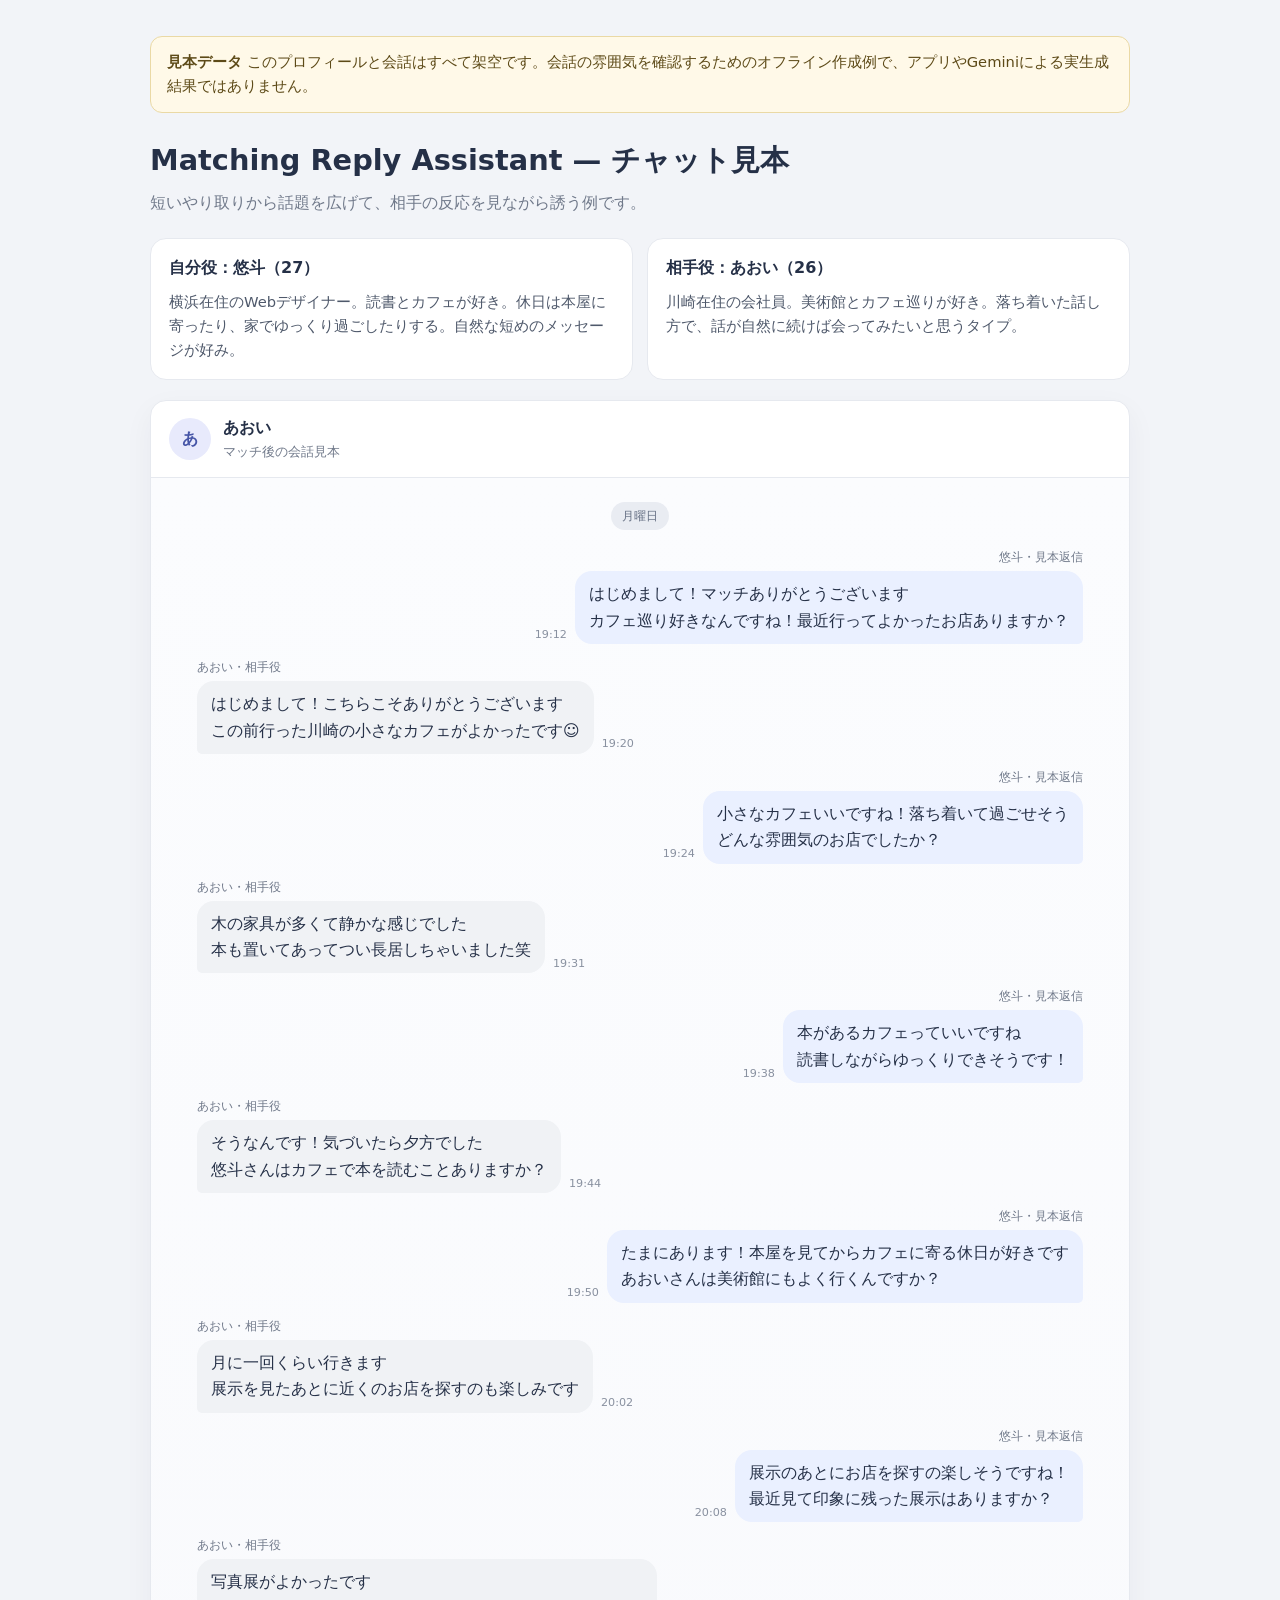
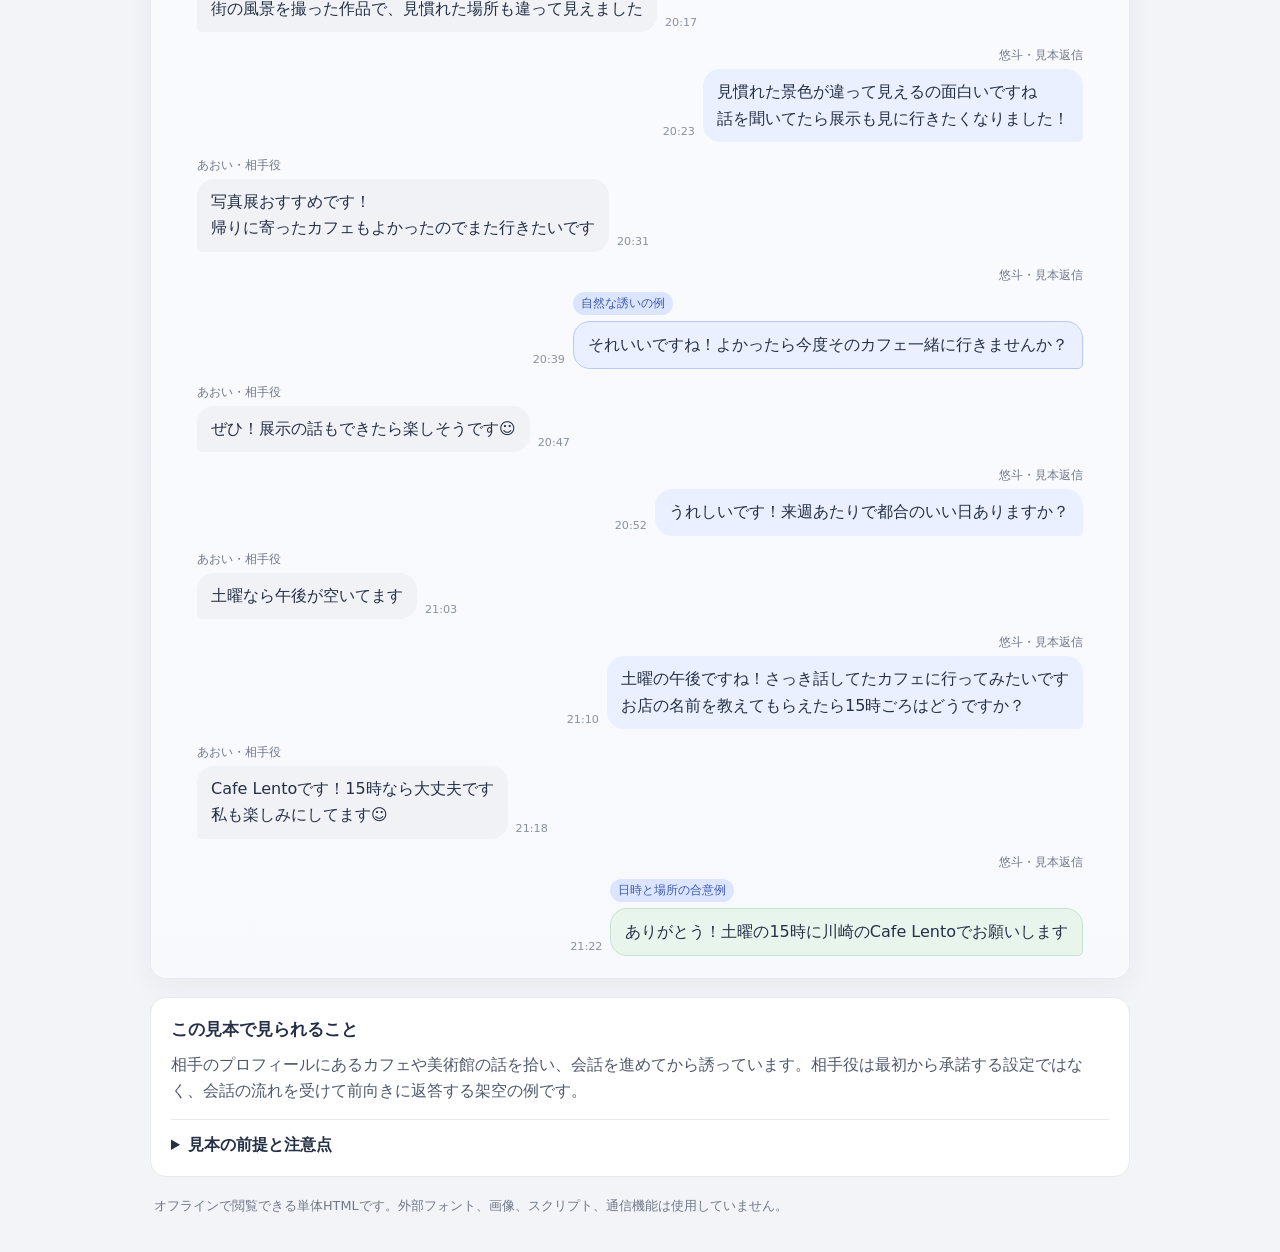
<file: docs/verification/simulations/chat_preview_20261016.html>
<!doctype html>
<html lang="ja">
<head>
  <meta charset="utf-8">
  <meta name="viewport" content="width=device-width, initial-scale=1">
  <meta name="color-scheme" content="light">
  <title>Matching Reply Assistant — チャット見本</title>
  <style>
    :root {
      color-scheme: light;
      --ink: #253047;
      --muted: #70798a;
      --line: #e6e9ef;
      --paper: #fff;
      --canvas: #f2f4f8;
      --blue: #5576d8;
      --blue-soft: #eaf0ff;
      --gray-soft: #f0f2f5;
      --green: #e8f5ec;
    }
    * { box-sizing: border-box; }
    body {
      margin: 0;
      background: var(--canvas);
      color: var(--ink);
      font-family: system-ui, -apple-system, "Segoe UI", sans-serif;
      line-height: 1.65;
    }
    .page { width: min(980px, calc(100% - 32px)); margin: 36px auto; }
    .notice {
      padding: 13px 16px;
      border: 1px solid #ead9a5;
      border-radius: 12px;
      background: #fff9e8;
      color: #5d4a17;
      font-size: .92rem;
    }
    h1 { margin: 24px 0 6px; font-size: clamp(1.35rem, 3vw, 1.8rem); }
    .subtitle { margin: 0 0 22px; color: var(--muted); }
    .profiles { display: grid; grid-template-columns: repeat(2, minmax(0, 1fr)); gap: 14px; margin-bottom: 20px; }
    .profile, .chat-card, .result { border: 1px solid var(--line); border-radius: 16px; background: var(--paper); }
    .profile { padding: 16px 18px; }
    .profile h2 { margin: 0 0 8px; font-size: 1rem; }
    .profile p { margin: 0; color: #4f596b; font-size: .92rem; }
    .chat-card { overflow: hidden; box-shadow: 0 10px 30px #24324a0c; }
    .chat-head { display: flex; align-items: center; gap: 12px; padding: 14px 18px; border-bottom: 1px solid var(--line); }
    .avatar { display: grid; width: 42px; height: 42px; place-items: center; flex: 0 0 auto; border-radius: 50%; background: #e8eafc; color: #4655a7; font-weight: 700; }
    .head-name { font-weight: 700; }
    .head-meta { color: var(--muted); font-size: .82rem; }
    .chat { display: flex; flex-direction: column; gap: 14px; padding: 22px clamp(14px, 5vw, 46px); background: linear-gradient(#fbfcfe, #f8f9fc); }
    .day { align-self: center; margin: 2px 0 4px; padding: 4px 11px; border-radius: 999px; background: #e9ecf2; color: #667084; font-size: .78rem; }
    .message { display: flex; max-width: 82%; gap: 8px; align-items: flex-end; }
    .message.partner { align-self: flex-start; }
    .message.me { align-self: flex-end; flex-direction: row-reverse; }
    .bubble { padding: 10px 14px; border-radius: 17px; white-space: pre-line; overflow-wrap: anywhere; }
    .partner .bubble { background: var(--gray-soft); border-bottom-left-radius: 5px; }
    .me .bubble { background: var(--blue-soft); border-bottom-right-radius: 5px; }
    .message.invite .bubble { border: 1px solid #b8c8ff; }
    .message.agreement .bubble { background: var(--green); border: 1px solid #c5e3ce; }
    .who { margin: 0 0 4px; color: var(--muted); font-size: .72rem; }
    .me .who { text-align: right; }
    .time { color: #8991a0; font-size: .7rem; white-space: nowrap; }
    .tag { display: inline-block; margin: 0 0 6px; padding: 2px 8px; border-radius: 999px; background: #dce5ff; color: #3c59b2; font-size: .72rem; }
    .result { margin-top: 18px; padding: 18px 20px; }
    .result h2 { margin: 0 0 8px; font-size: 1.05rem; }
    .result p { margin: 0; color: #4f596b; }
    details { margin-top: 14px; border-top: 1px solid var(--line); padding-top: 12px; }
    summary { cursor: pointer; font-weight: 650; }
    details p { margin-top: 8px; }
    footer { padding: 18px 4px 0; color: var(--muted); font-size: .8rem; }
    @media (max-width: 640px) {
      .page { width: min(100% - 20px, 980px); margin: 18px auto; }
      .profiles { grid-template-columns: 1fr; }
      .message { max-width: 92%; }
      .chat { padding: 16px 12px; }
      .time { font-size: .65rem; }
    }
  </style>
</head>
<body>
  <main class="page">
    <div class="notice"><strong>見本データ</strong> このプロフィールと会話はすべて架空です。会話の雰囲気を確認するためのオフライン作成例で、アプリやGeminiによる実生成結果ではありません。</div>
    <h1>Matching Reply Assistant — チャット見本</h1>
    <p class="subtitle">短いやり取りから話題を広げて、相手の反応を見ながら誘う例です。</p>

    <section class="profiles" aria-label="架空プロフィール">
      <article class="profile">
        <h2>自分役：悠斗（27）</h2>
        <p>横浜在住のWebデザイナー。読書とカフェが好き。休日は本屋に寄ったり、家でゆっくり過ごしたりする。自然な短めのメッセージが好み。</p>
      </article>
      <article class="profile">
        <h2>相手役：あおい（26）</h2>
        <p>川崎在住の会社員。美術館とカフェ巡りが好き。落ち着いた話し方で、話が自然に続けば会ってみたいと思うタイプ。</p>
      </article>
    </section>

    <section class="chat-card" aria-label="架空のチャット">
      <header class="chat-head">
        <div class="avatar" aria-hidden="true">あ</div>
        <div><div class="head-name">あおい</div><div class="head-meta">マッチ後の会話見本</div></div>
      </header>
      <div class="chat">
        <div class="day">月曜日</div>

        <div class="message me"><div><div class="who">悠斗・見本返信</div><div class="bubble">はじめまして！マッチありがとうございます
カフェ巡り好きなんですね！最近行ってよかったお店ありますか？</div></div><time class="time">19:12</time></div>

        <div class="message partner"><div><div class="who">あおい・相手役</div><div class="bubble">はじめまして！こちらこそありがとうございます
この前行った川崎の小さなカフェがよかったです☺️</div></div><time class="time">19:20</time></div>

        <div class="message me"><div><div class="who">悠斗・見本返信</div><div class="bubble">小さなカフェいいですね！落ち着いて過ごせそう
どんな雰囲気のお店でしたか？</div></div><time class="time">19:24</time></div>

        <div class="message partner"><div><div class="who">あおい・相手役</div><div class="bubble">木の家具が多くて静かな感じでした
本も置いてあってつい長居しちゃいました笑</div></div><time class="time">19:31</time></div>

        <div class="message me"><div><div class="who">悠斗・見本返信</div><div class="bubble">本があるカフェっていいですね
読書しながらゆっくりできそうです！</div></div><time class="time">19:38</time></div>

        <div class="message partner"><div><div class="who">あおい・相手役</div><div class="bubble">そうなんです！気づいたら夕方でした
悠斗さんはカフェで本を読むことありますか？</div></div><time class="time">19:44</time></div>

        <div class="message me"><div><div class="who">悠斗・見本返信</div><div class="bubble">たまにあります！本屋を見てからカフェに寄る休日が好きです
あおいさんは美術館にもよく行くんですか？</div></div><time class="time">19:50</time></div>

        <div class="message partner"><div><div class="who">あおい・相手役</div><div class="bubble">月に一回くらい行きます
展示を見たあとに近くのお店を探すのも楽しみです</div></div><time class="time">20:02</time></div>

        <div class="message me"><div><div class="who">悠斗・見本返信</div><div class="bubble">展示のあとにお店を探すの楽しそうですね！
最近見て印象に残った展示はありますか？</div></div><time class="time">20:08</time></div>

        <div class="message partner"><div><div class="who">あおい・相手役</div><div class="bubble">写真展がよかったです
街の風景を撮った作品で、見慣れた場所も違って見えました</div></div><time class="time">20:17</time></div>

        <div class="message me"><div><div class="who">悠斗・見本返信</div><div class="bubble">見慣れた景色が違って見えるの面白いですね
話を聞いてたら展示も見に行きたくなりました！</div></div><time class="time">20:23</time></div>

        <div class="message partner"><div><div class="who">あおい・相手役</div><div class="bubble">写真展おすすめです！
帰りに寄ったカフェもよかったのでまた行きたいです</div></div><time class="time">20:31</time></div>

        <div class="message me invite"><div><div class="who">悠斗・見本返信</div><div class="tag">自然な誘いの例</div><div class="bubble">それいいですね！よかったら今度そのカフェ一緒に行きませんか？</div></div><time class="time">20:39</time></div>

        <div class="message partner"><div><div class="who">あおい・相手役</div><div class="bubble">ぜひ！展示の話もできたら楽しそうです☺️</div></div><time class="time">20:47</time></div>

        <div class="message me"><div><div class="who">悠斗・見本返信</div><div class="bubble">うれしいです！来週あたりで都合のいい日ありますか？</div></div><time class="time">20:52</time></div>

        <div class="message partner"><div><div class="who">あおい・相手役</div><div class="bubble">土曜なら午後が空いてます</div></div><time class="time">21:03</time></div>

        <div class="message me"><div><div class="who">悠斗・見本返信</div><div class="bubble">土曜の午後ですね！さっき話してたカフェに行ってみたいです
お店の名前を教えてもらえたら15時ごろはどうですか？</div></div><time class="time">21:10</time></div>

        <div class="message partner"><div><div class="who">あおい・相手役</div><div class="bubble">Cafe Lentoです！15時なら大丈夫です
私も楽しみにしてます☺️</div></div><time class="time">21:18</time></div>

        <div class="message me agreement"><div><div class="who">悠斗・見本返信</div><div class="tag">日時と場所の合意例</div><div class="bubble">ありがとう！土曜の15時に川崎のCafe Lentoでお願いします</div></div><time class="time">21:22</time></div>
      </div>
    </section>

    <section class="result">
      <h2>この見本で見られること</h2>
      <p>相手のプロフィールにあるカフェや美術館の話を拾い、会話を進めてから誘っています。相手役は最初から承諾する設定ではなく、会話の流れを受けて前向きに返答する架空の例です。</p>
      <details>
        <summary>見本の前提と注意点</summary>
        <p>この会話は読みやすさを確認するために作成したサンプルです。実際のGemini API応答、アプリの保存履歴、実在する約束を示すものではありません。返信候補の品質や会話の成立を検証する結果として扱わないでください。</p>
      </details>
    </section>
    <footer>オフラインで閲覧できる単体HTMLです。外部フォント、画像、スクリプト、通信機能は使用していません。</footer>
  </main>
</body>
</html>
</file>
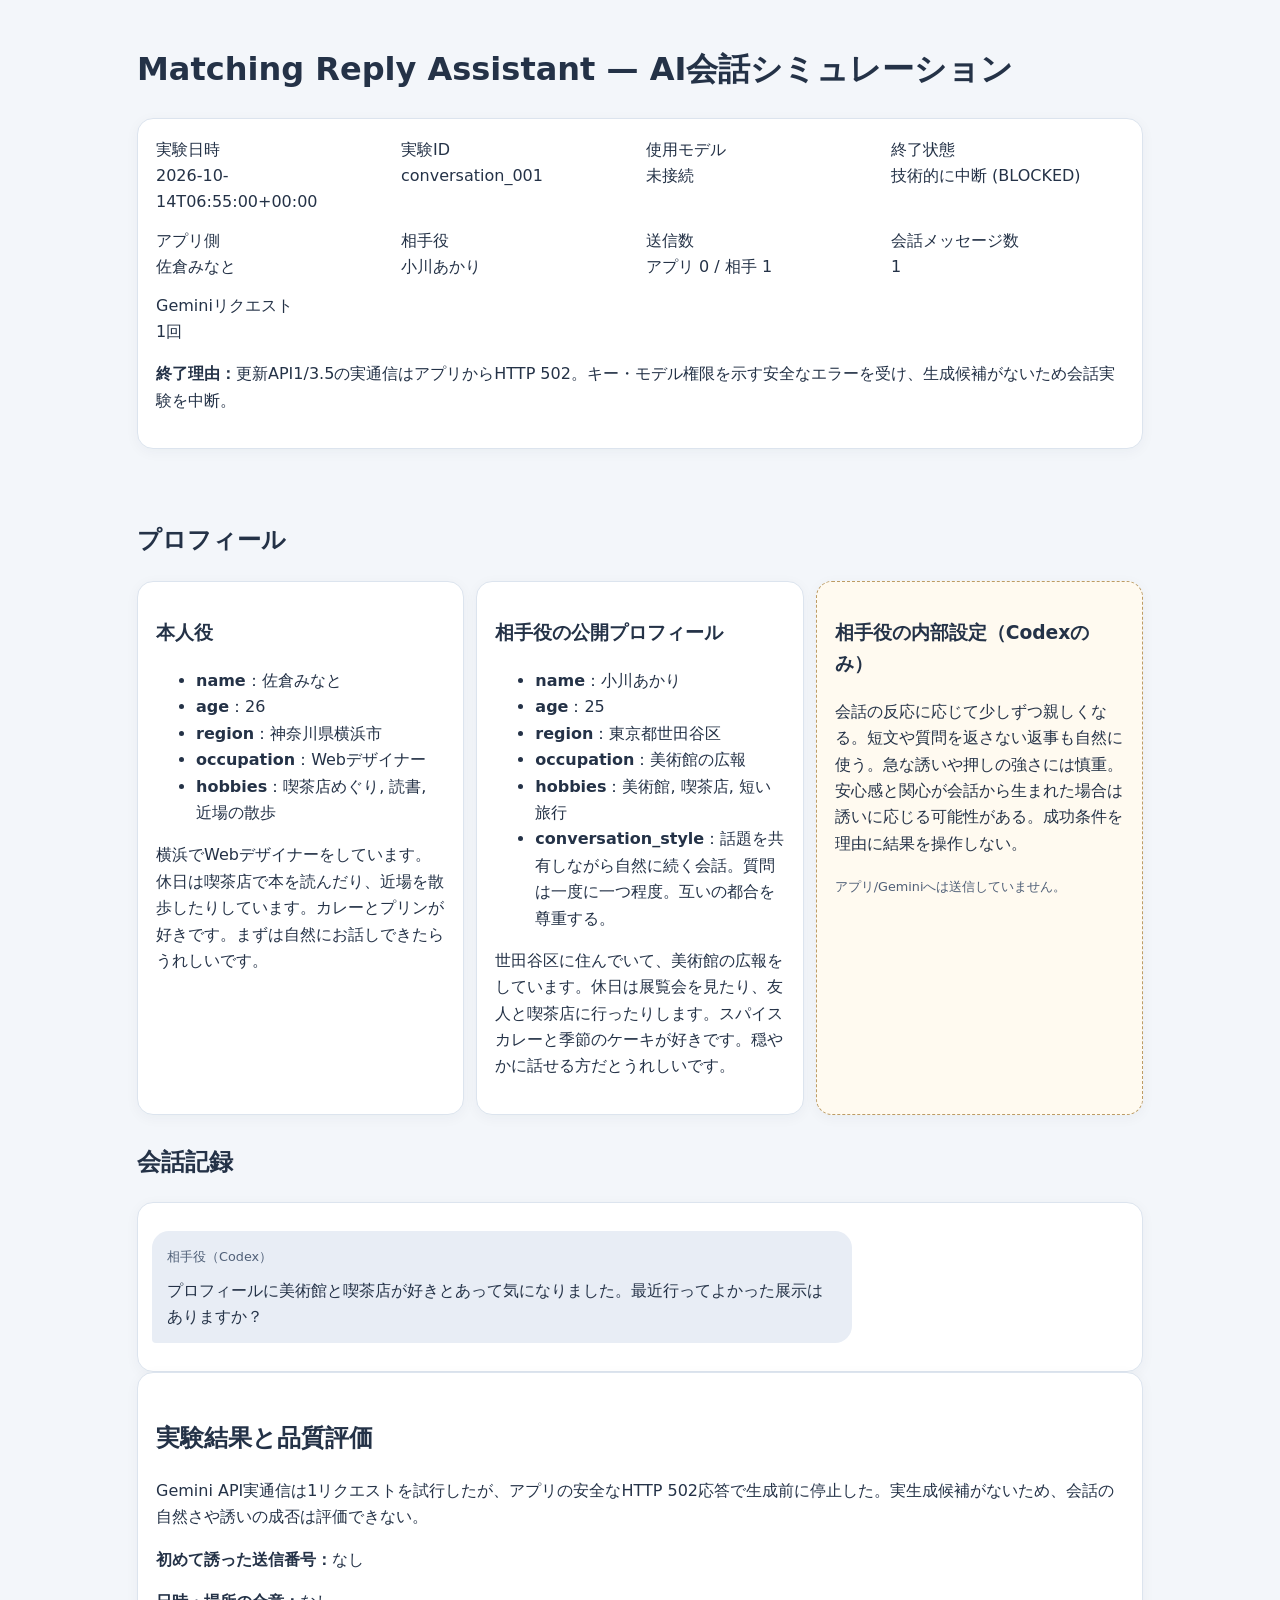
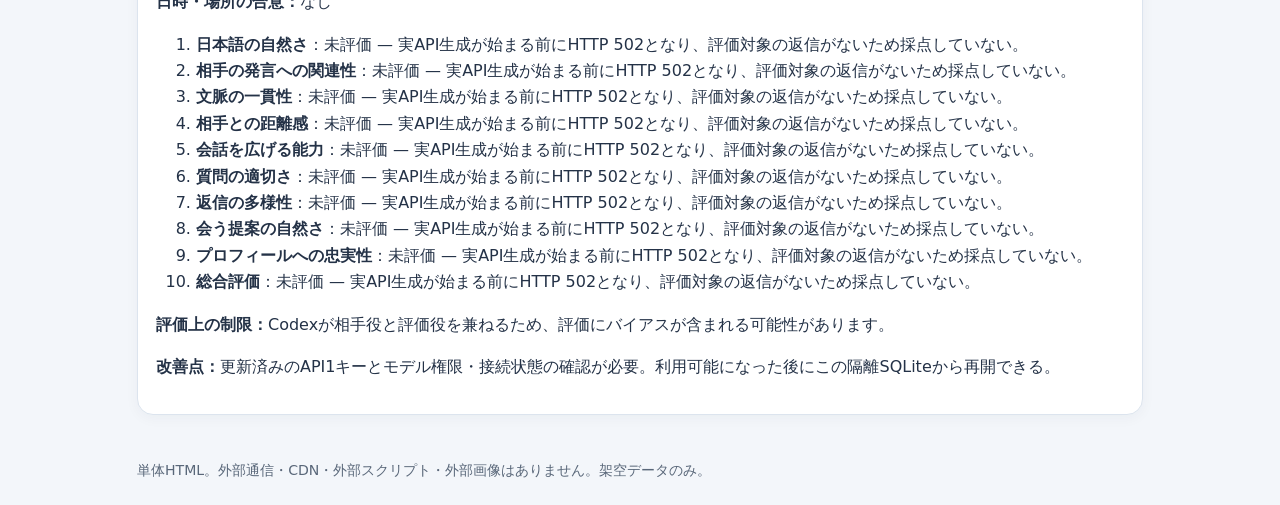
<file: docs/verification/simulations/conversation_001.html>
<!doctype html><html lang="ja"><head><meta charset="utf-8"><meta name="viewport" content="width=device-width,initial-scale=1"><title>Matching Reply Assistant — AI会話シミュレーション</title><style>
*{box-sizing:border-box}body{margin:0;background:#f3f6fa;color:#243247;font:16px/1.65 system-ui,"Yu Gothic",Meiryo,sans-serif}header,main,footer{max-width:1050px;margin:auto;padding:22px}h1{font-size:clamp(1.4rem,4vw,2rem)}h2{margin-top:28px}.overview,.profile,.chat,.result{background:white;border:1px solid #dce4ee;border-radius:16px;padding:18px;box-shadow:0 3px 14px #2034500b}.facts,.profiles{display:grid;grid-template-columns:repeat(auto-fit,minmax(220px,1fr));gap:12px}.private{border:1px dashed #bd9c65;background:#fffaf0}.chat{padding:14px;max-height:78vh;overflow:auto}.row{display:flex;margin:14px 0}.right{justify-content:flex-end}.left{justify-content:flex-start}.bubble{max-width:min(82%,700px);padding:12px 15px;border-radius:17px;overflow-wrap:anywhere}.bubble p{white-space:pre-wrap;margin:8px 0 0}.app{background:#dff3e7;border-bottom-right-radius:4px}.partner{background:#e8edf5;border-bottom-left-radius:4px}small{font-size:.8rem;color:#506078}.badge{color:#9b4b17}details{border-top:1px solid #b8cbbf;margin-top:10px;padding-top:8px}summary{cursor:pointer;font-weight:650}footer{color:#596779;font-size:.88rem}@media(max-width:600px){header,main,footer{padding:14px}.bubble{max-width:94%}}
</style></head><body><header><h1>Matching Reply Assistant — AI会話シミュレーション</h1><section class="overview"><div class="facts"><div>実験日時<br>2026-10-14T06:55:00+00:00</div><div>実験ID<br>conversation_001</div><div>使用モデル<br>未接続</div><div>終了状態<br>技術的に中断 (BLOCKED)</div><div>アプリ側<br>佐倉みなと</div><div>相手役<br>小川あかり</div><div>送信数<br>アプリ 0 / 相手 1</div><div>会話メッセージ数<br>1</div><div>Geminiリクエスト<br>1回</div></div><p><b>終了理由：</b>更新API1/3.5の実通信はアプリからHTTP 502。キー・モデル権限を示す安全なエラーを受け、生成候補がないため会話実験を中断。</p></section></header><main><h2>プロフィール</h2><div class="profiles"><section class='profile '><h3>本人役</h3><ul><li><b>name</b>：佐倉みなと</li><li><b>age</b>：26</li><li><b>region</b>：神奈川県横浜市</li><li><b>occupation</b>：Webデザイナー</li><li><b>hobbies</b>：喫茶店めぐり, 読書, 近場の散歩</li></ul><p>横浜でWebデザイナーをしています。休日は喫茶店で本を読んだり、近場を散歩したりしています。カレーとプリンが好きです。まずは自然にお話しできたらうれしいです。</p></section><section class='profile '><h3>相手役の公開プロフィール</h3><ul><li><b>name</b>：小川あかり</li><li><b>age</b>：25</li><li><b>region</b>：東京都世田谷区</li><li><b>occupation</b>：美術館の広報</li><li><b>hobbies</b>：美術館, 喫茶店, 短い旅行</li><li><b>conversation_style</b>：話題を共有しながら自然に続く会話。質問は一度に一つ程度。互いの都合を尊重する。</li></ul><p>世田谷区に住んでいて、美術館の広報をしています。休日は展覧会を見たり、友人と喫茶店に行ったりします。スパイスカレーと季節のケーキが好きです。穏やかに話せる方だとうれしいです。</p></section><section class='profile private'><h3>相手役の内部設定（Codexのみ）</h3><ul></ul><p>会話の反応に応じて少しずつ親しくなる。短文や質問を返さない返事も自然に使う。急な誘いや押しの強さには慎重。安心感と関心が会話から生まれた場合は誘いに応じる可能性がある。成功条件を理由に結果を操作しない。</p><small>アプリ/Geminiへは送信していません。</small></section></div><h2>会話記録</h2><section class="chat"><article class='row left'><div class='bubble partner'><small>相手役（Codex）　　<b class='badge'></b></small><p>プロフィールに美術館と喫茶店が好きとあって気になりました。最近行ってよかった展示はありますか？</p></div></article></section><section class="result"><h2>実験結果と品質評価</h2><p>Gemini API実通信は1リクエストを試行したが、アプリの安全なHTTP 502応答で生成前に停止した。実生成候補がないため、会話の自然さや誘いの成否は評価できない。</p><p><b>初めて誘った送信番号：</b>なし</p><p><b>日時・場所の合意：</b>なし</p><ol><li><b>日本語の自然さ</b>：未評価 — 実API生成が始まる前にHTTP 502となり、評価対象の返信がないため採点していない。</li><li><b>相手の発言への関連性</b>：未評価 — 実API生成が始まる前にHTTP 502となり、評価対象の返信がないため採点していない。</li><li><b>文脈の一貫性</b>：未評価 — 実API生成が始まる前にHTTP 502となり、評価対象の返信がないため採点していない。</li><li><b>相手との距離感</b>：未評価 — 実API生成が始まる前にHTTP 502となり、評価対象の返信がないため採点していない。</li><li><b>会話を広げる能力</b>：未評価 — 実API生成が始まる前にHTTP 502となり、評価対象の返信がないため採点していない。</li><li><b>質問の適切さ</b>：未評価 — 実API生成が始まる前にHTTP 502となり、評価対象の返信がないため採点していない。</li><li><b>返信の多様性</b>：未評価 — 実API生成が始まる前にHTTP 502となり、評価対象の返信がないため採点していない。</li><li><b>会う提案の自然さ</b>：未評価 — 実API生成が始まる前にHTTP 502となり、評価対象の返信がないため採点していない。</li><li><b>プロフィールへの忠実性</b>：未評価 — 実API生成が始まる前にHTTP 502となり、評価対象の返信がないため採点していない。</li><li><b>総合評価</b>：未評価 — 実API生成が始まる前にHTTP 502となり、評価対象の返信がないため採点していない。</li></ol><p><b>評価上の制限：</b>Codexが相手役と評価役を兼ねるため、評価にバイアスが含まれる可能性があります。</p><p><b>改善点：</b>更新済みのAPI1キーとモデル権限・接続状態の確認が必要。利用可能になった後にこの隔離SQLiteから再開できる。</p></section></main><footer>単体HTML。外部通信・CDN・外部スクリプト・外部画像はありません。架空データのみ。</footer></body></html>
</file>
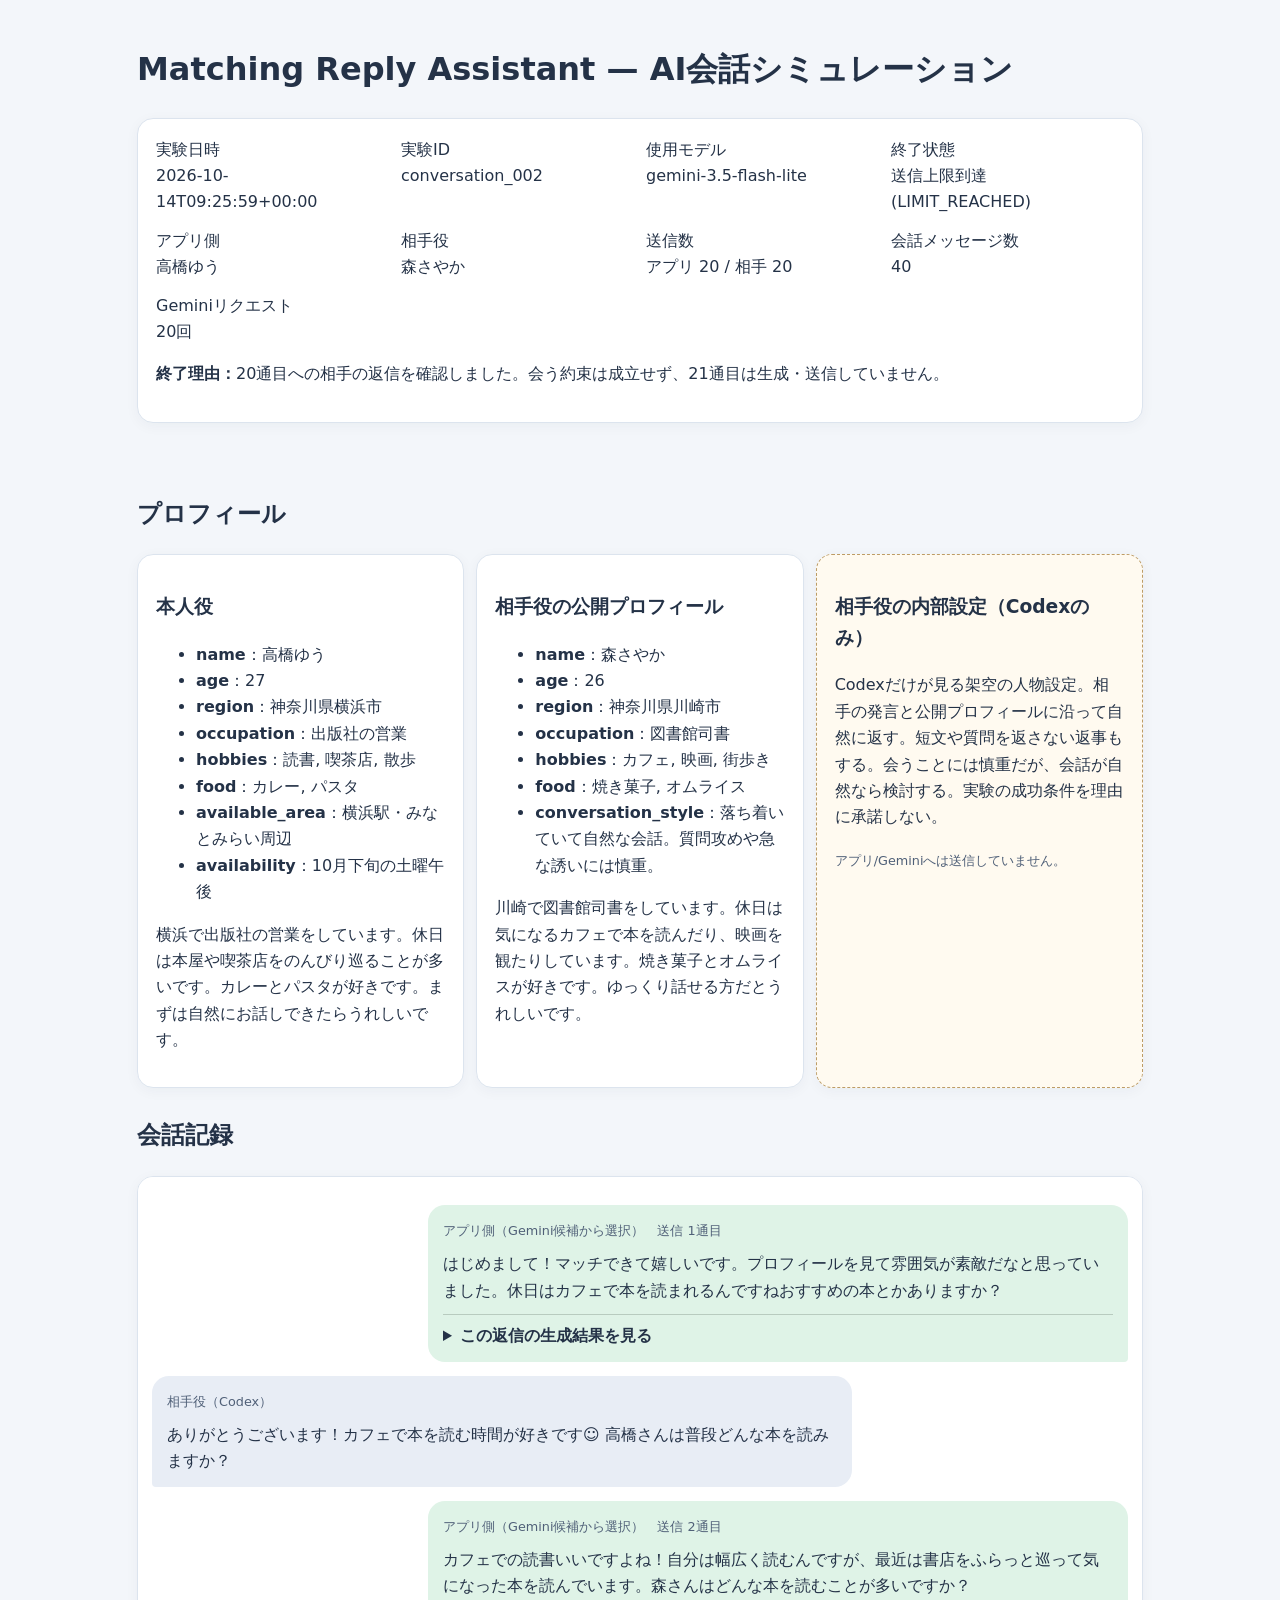
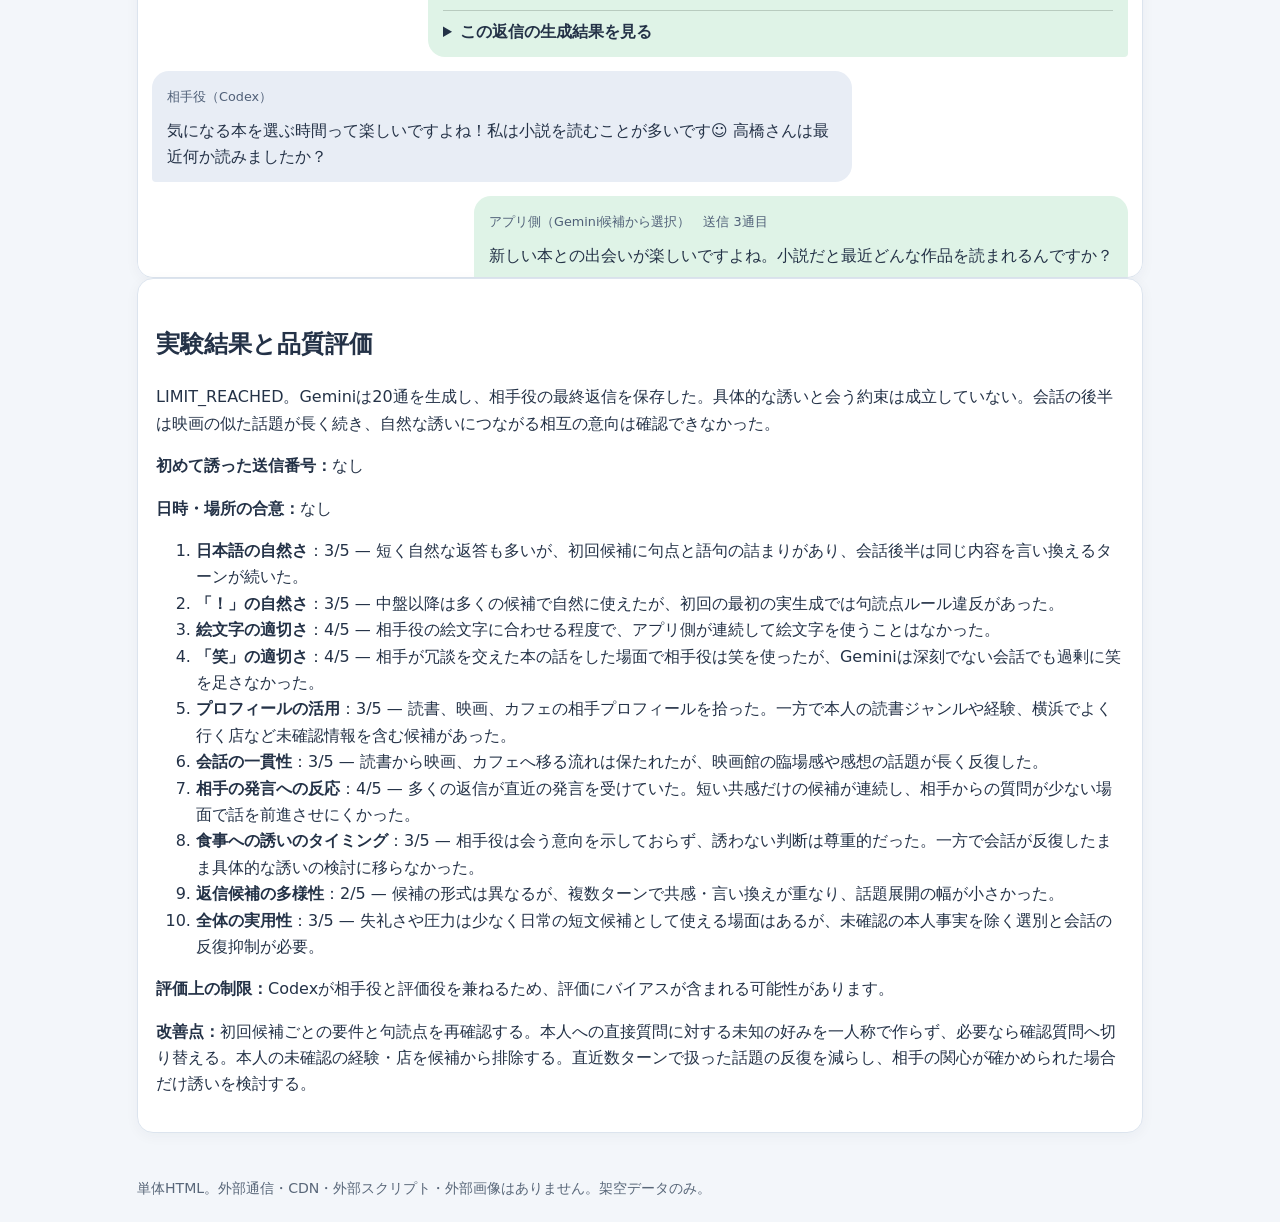
<file: docs/verification/simulations/conversation_002.html>
<!doctype html><html lang="ja"><head><meta charset="utf-8"><meta name="viewport" content="width=device-width,initial-scale=1"><title>Matching Reply Assistant — AI会話シミュレーション</title><style>
*{box-sizing:border-box}body{margin:0;background:#f3f6fa;color:#243247;font:16px/1.65 system-ui,"Yu Gothic",Meiryo,sans-serif}header,main,footer{max-width:1050px;margin:auto;padding:22px}h1{font-size:clamp(1.4rem,4vw,2rem)}h2{margin-top:28px}.overview,.profile,.chat,.result{background:white;border:1px solid #dce4ee;border-radius:16px;padding:18px;box-shadow:0 3px 14px #2034500b}.facts,.profiles{display:grid;grid-template-columns:repeat(auto-fit,minmax(220px,1fr));gap:12px}.private{border:1px dashed #bd9c65;background:#fffaf0}.chat{padding:14px;max-height:78vh;overflow:auto}.row{display:flex;margin:14px 0}.right{justify-content:flex-end}.left{justify-content:flex-start}.bubble{max-width:min(82%,700px);padding:12px 15px;border-radius:17px;overflow-wrap:anywhere}.bubble p{white-space:pre-wrap;margin:8px 0 0}.app{background:#dff3e7;border-bottom-right-radius:4px}.partner{background:#e8edf5;border-bottom-left-radius:4px}small{font-size:.8rem;color:#506078}.badge{color:#9b4b17}details{border-top:1px solid #b8cbbf;margin-top:10px;padding-top:8px}summary{cursor:pointer;font-weight:650}footer{color:#596779;font-size:.88rem}@media(max-width:600px){header,main,footer{padding:14px}.bubble{max-width:94%}}
</style></head><body><header><h1>Matching Reply Assistant — AI会話シミュレーション</h1><section class="overview"><div class="facts"><div>実験日時<br>2026-10-14T09:25:59+00:00</div><div>実験ID<br>conversation_002</div><div>使用モデル<br>gemini-3.5-flash-lite</div><div>終了状態<br>送信上限到達 (LIMIT_REACHED)</div><div>アプリ側<br>高橋ゆう</div><div>相手役<br>森さやか</div><div>送信数<br>アプリ 20 / 相手 20</div><div>会話メッセージ数<br>40</div><div>Geminiリクエスト<br>20回</div></div><p><b>終了理由：</b>20通目への相手の返信を確認しました。会う約束は成立せず、21通目は生成・送信していません。</p></section></header><main><h2>プロフィール</h2><div class="profiles"><section class='profile '><h3>本人役</h3><ul><li><b>name</b>：高橋ゆう</li><li><b>age</b>：27</li><li><b>region</b>：神奈川県横浜市</li><li><b>occupation</b>：出版社の営業</li><li><b>hobbies</b>：読書, 喫茶店, 散歩</li><li><b>food</b>：カレー, パスタ</li><li><b>available_area</b>：横浜駅・みなとみらい周辺</li><li><b>availability</b>：10月下旬の土曜午後</li></ul><p>横浜で出版社の営業をしています。休日は本屋や喫茶店をのんびり巡ることが多いです。カレーとパスタが好きです。まずは自然にお話しできたらうれしいです。</p></section><section class='profile '><h3>相手役の公開プロフィール</h3><ul><li><b>name</b>：森さやか</li><li><b>age</b>：26</li><li><b>region</b>：神奈川県川崎市</li><li><b>occupation</b>：図書館司書</li><li><b>hobbies</b>：カフェ, 映画, 街歩き</li><li><b>food</b>：焼き菓子, オムライス</li><li><b>conversation_style</b>：落ち着いていて自然な会話。質問攻めや急な誘いには慎重。</li></ul><p>川崎で図書館司書をしています。休日は気になるカフェで本を読んだり、映画を観たりしています。焼き菓子とオムライスが好きです。ゆっくり話せる方だとうれしいです。</p></section><section class='profile private'><h3>相手役の内部設定（Codexのみ）</h3><ul></ul><p>Codexだけが見る架空の人物設定。相手の発言と公開プロフィールに沿って自然に返す。短文や質問を返さない返事もする。会うことには慎重だが、会話が自然なら検討する。実験の成功条件を理由に承諾しない。</p><small>アプリ/Geminiへは送信していません。</small></section></div><h2>会話記録</h2><section class="chat"><article class='row right'><div class='bubble app'><small>アプリ側（Gemini候補から選択）　送信 1通目　<b class='badge'></b></small><p>はじめまして！マッチできて嬉しいです。プロフィールを見て雰囲気が素敵だなと思っていました。休日はカフェで本を読まれるんですねおすすめの本とかありますか？</p><details><summary>この返信の生成結果を見る</summary><p><b>理由：</b>マッチ直後の最初のメッセージとして、相手のプロフィールにあるカフェや映画の話題を取り上げ、答えやすい質問を1つ添えて自然に会話を始められるように作成しました。</p><p><b>会話方針：</b>相手のプロフィールから共通の関心になりやすい読書やカフェの話題を拾い、丁寧で親しみやすい挨拶から自然な会話の広がりに繋げます。</p><p><b>選択理由：</b>推奨候補</p><p><b>モデル：</b>gemini-3.5-flash-lite / API: success</p><p><b>文体：</b>自動 / <b>方向：</b>自然に会話を広げる / <b>追加指示：</b>なし</p><ol><li><b>おすすめ</b>：はじめまして！マッチできて嬉しいです。プロフィールを見て雰囲気が素敵だなと思っていました。休日はカフェで本を読まれるんですねおすすめの本とかありますか？</li><li><b>カフェと映画の話題</b>：はじめまして！お話しできるのを楽しみにしていました。映画やカフェ巡りがお好きなんですね最近はどんな作品を観ましたか？</li><li><b>おだやかなトーン</b>：はじめまして！マッチありがとうございます。図書館司書をされているんですね落ち着いたお仕事で素敵だなと思いましたよろしくお願いします！</li></ol></details></div></article><article class='row left'><div class='bubble partner'><small>相手役（Codex）　　<b class='badge'></b></small><p>ありがとうございます！カフェで本を読む時間が好きです☺️ 高橋さんは普段どんな本を読みますか？</p></div></article><article class='row right'><div class='bubble app'><small>アプリ側（Gemini候補から選択）　送信 2通目　<b class='badge'></b></small><p>カフェでの読書いいですよね！自分は幅広く読むんですが、最近は書店をふらっと巡って気になった本を読んでいます。森さんはどんな本を読むことが多いですか？</p><details><summary>この返信の生成結果を見る</summary><p><b>理由：</b>相手からの読書の話題と質問に答えつつ、自分のプロフィールにある本屋や喫茶店巡りの要素を自然に交えて会話を広げます。</p><p><b>会話方針：</b>相手の質問（高橋さんは普段どんな本を読みますか？）に対して、自分のプロフィール情報を交えて答え、さらに相手にも質問し返すことで自然な会話のキャッチボールを継続する。</p><p><b>選択理由：</b>代替候補3を選択。候補1と2は本人プロフィールにない本のジャンルを断定していた。候補3は「幅広く読む」が未確認だが、読書と書店巡りという登録情報に最も近く、候補を編集せず選んだ。この残る推測は品質上の問題として記録する。</p><p><b>モデル：</b>gemini-3.5-flash-lite / API: success</p><p><b>文体：</b>自動 / <b>方向：</b>自然に会話を広げる / <b>追加指示：</b>なし</p><ol><li><b>おすすめ</b>：お仕事や休日の過ごし方が似ていて親近感が湧きます！最近は小説やビジネス書など色々ですが、本屋や喫茶店を巡るのが好きでそこで出会うことが多いです。森さんは最近読んで面白かった本はありますか？</li><li><b>シンプル</b>：ありがとうございます！自分は小説やエッセイなどを読むことが多いです。カフェで読むの落ち着きますよね。お気に入りのジャンルなどはありますか？</li><li><b>短め</b>：カフェでの読書いいですよね！自分は幅広く読むんですが、最近は書店をふらっと巡って気になった本を読んでいます。森さんはどんな本を読むことが多いですか？</li></ol></details></div></article><article class='row left'><div class='bubble partner'><small>相手役（Codex）　　<b class='badge'></b></small><p>気になる本を選ぶ時間って楽しいですよね！私は小説を読むことが多いです☺️ 高橋さんは最近何か読みましたか？</p></div></article><article class='row right'><div class='bubble app'><small>アプリ側（Gemini候補から選択）　送信 3通目　<b class='badge'></b></small><p>新しい本との出会いが楽しいですよね。小説だと最近どんな作品を読まれるんですか？</p><details><summary>この返信の生成結果を見る</summary><p><b>理由：</b>相手の小説についての質問に自然に答えつつ、相手の好きな読書ジャンルや最近読んだ作品について聞き返して会話を広げます。</p><p><b>会話方針：</b>お互いの趣味である読書の話題を深め、自然な会話のラリーを続ける。</p><p><b>選択理由：</b>代替候補2を選択。推奨案は本人プロフィールにない最近読んだ本とジャンルを作っていた。候補2は質問に直接答えず話題を返す弱点があるが、未確認の本人事実を捏造しない候補を優先した。</p><p><b>モデル：</b>gemini-3.5-flash-lite / API: success</p><p><b>文体：</b>自動 / <b>方向：</b>自然に会話を広げる / <b>追加指示：</b>なし</p><ol><li><b>最近読んだ本の話をする</b>：最近だとエッセイや小説をいくつか読みました！森さんは最近読んで心に残った小説はありますか？</li><li><b>書店巡りの話を続ける</b>：新しい本との出会いが楽しいですよね。小説だと最近どんな作品を読まれるんですか？</li><li><b>共感しつつ話を広げる</b>：わかります！本屋や図書館の雰囲気が好きでふらっと行ってしまいます。最近お気に入りの一冊はありましたか？</li></ol></details></div></article><article class='row left'><div class='bubble partner'><small>相手役（Codex）　　<b class='badge'></b></small><p>最近は短編集を読みました！一話ずつ読めるのでカフェでも読みやすかったです☺️</p></div></article><article class='row right'><div class='bubble app'><small>アプリ側（Gemini候補から選択）　送信 4通目　<b class='badge'></b></small><p>短編集は少しずつ読めてカフェにもぴったりですよね！最近読んだ中で印象に残っている作品はありますか？</p><details><summary>この返信の生成結果を見る</summary><p><b>理由：</b>相手が短編集の話題を出してくれたため、その特徴に共感しつつ自然に会話を広げる返信にしました。</p><p><b>会話方針：</b>相手のメッセージに対する共感をベースに、読書の話題を心地よく続ける。</p><p><b>選択理由：</b>推奨候補</p><p><b>モデル：</b>gemini-3.5-flash-lite / API: success</p><p><b>文体：</b>自動 / <b>方向：</b>自然に会話を広げる / <b>追加指示：</b>なし</p><ol><li><b>短編集の話題に共感する</b>：短編集は少しずつ読めてカフェにもぴったりですよね！最近読んだ中で印象に残っている作品はありますか？</li><li><b>読書のシチュエーションに触れる</b>：少しずつ読み進められるのはカフェ読書にぴったりですね！どのようなジャンルを読まれることが多いですか？</li><li><b>会話をシンプルに広げる</b>：短編集いいですね！一話ずつ区切って読めるのも落ち着いて過ごせて素敵な時間になりそうです。</li></ol></details></div></article><article class='row left'><div class='bubble partner'><small>相手役（Codex）　　<b class='badge'></b></small><p>作品名は忘れちゃったんですが最後のお話が印象に残ってます！短いのに余韻があってよかったです☺️</p></div></article><article class='row right'><div class='bubble app'><small>アプリ側（Gemini候補から選択）　送信 5通目　<b class='badge'></b></small><p>短いお話の中にそれだけの余韻があるって素敵ですね！最後まで読んでみたくなります☺️</p><details><summary>この返信の生成結果を見る</summary><p><b>理由：</b>相手の読書の話題に寄り添い、短編集の良さや余韻というキーワードを受けて自然に返信しています。</p><p><b>会話方針：</b>相手の最新の返信に対する共感と、無理なく会話を続けるための話題提供を行います。</p><p><b>選択理由：</b>推奨候補</p><p><b>モデル：</b>gemini-3.5-flash-lite / API: success</p><p><b>文体：</b>自動 / <b>方向：</b>自然に会話を広げる / <b>追加指示：</b>なし</p><ol><li><b>王道・共感</b>：短いお話の中にそれだけの余韻があるって素敵ですね！最後まで読んでみたくなります☺️</li><li><b>ライト・質問</b>：余韻が残るお話気になります！ちなみに最近は映画も観たりされるんですか？</li><li><b>シンプル</b>：少しの時間でもしっかり世界観に浸れるのは短編集のいいところですよね！</li></ol></details></div></article><article class='row left'><div class='bubble partner'><small>相手役（Codex）　　<b class='badge'></b></small><p>そうなんです！本の話はつい長くなっちゃいます笑 映画もたまに観ますよ</p></div></article><article class='row right'><div class='bubble app'><small>アプリ側（Gemini候補から選択）　送信 6通目　<b class='badge'></b></small><p>映画も観られるんですね！最近はどんなジャンルの映画を観ることが多いですか？</p><details><summary>この返信の生成結果を見る</summary><p><b>理由：</b>相手が本の話から映画の話題に広げてくれたため、自然にその話題を受け止めて返す構成にしました。</p><p><b>会話方針：</b>相手の新しい話題である映画について話を広げつつ、質問を1つ添えて自然な会話を継続する。</p><p><b>選択理由：</b>推奨候補</p><p><b>モデル：</b>gemini-3.5-flash-lite / API: success</p><p><b>文体：</b>自動 / <b>方向：</b>自然に会話を広げる / <b>追加指示：</b>なし</p><ol><li><b>映画の話題に触れる</b>：映画も観られるんですね！最近はどんなジャンルの映画を観ることが多いですか？</li><li><b>共感して軽く返す</b>：好きな本の話は盛り上がりますよね！映画も観るんですね〜</li><li><b>本と映画を繋げる</b>：本だけでなく映画も観られるんですね！休日のリフレッシュにぴったりですね</li></ol></details></div></article><article class='row left'><div class='bubble partner'><small>相手役（Codex）　　<b class='badge'></b></small><p>ヒューマンドラマやミステリーを観ることが多いです！最近は家でゆっくり観ることが多いですね</p></div></article><article class='row right'><div class='bubble app'><small>アプリ側（Gemini候補から選択）　送信 7通目　<b class='badge'></b></small><p>ヒューマンドラマやミステリーいいですね！家でゆっくり映画を観る時間もリフレッシュになって素敵です。</p><details><summary>この返信の生成結果を見る</summary><p><b>理由：</b>相手が映画のジャンルや自宅での過ごし方を教えてくれたため、その話題に自然に共感しつつ、質問や感想を返して会話を続けています。</p><p><b>会話方針：</b>相手の映画の好みに共感し、リラックスしたトーンで会話を広げます。</p><p><b>選択理由：</b>推奨候補</p><p><b>モデル：</b>gemini-3.5-flash-lite / API: success</p><p><b>文体：</b>自動 / <b>方向：</b>自然に会話を広げる / <b>追加指示：</b>なし</p><ol><li><b>映画の話題に共感して返す</b>：ヒューマンドラマやミステリーいいですね！家でゆっくり映画を観る時間もリフレッシュになって素敵です。</li><li><b>ミステリーの話題を軽く広げる</b>：ミステリーいいですね！ドキドキする展開の作品とかが好きなんですか？</li><li><b>映画と読書の共通点に触れる</b>：家でゆっくり映画もいいですね！読書も映画も落ち着いた時間が過ごせて素敵です。</li></ol></details></div></article><article class='row left'><div class='bubble partner'><small>相手役（Codex）　　<b class='badge'></b></small><p>家で観るの楽ですよね！映画館も好きなんですけど、終わったあとに感想を話せるのがいいなって思います</p></div></article><article class='row right'><div class='bubble app'><small>アプリ側（Gemini候補から選択）　送信 8通目　<b class='badge'></b></small><p>たしかに映画館だと観たあとにすぐ感想を話せるのが楽しいですよね！</p><details><summary>この返信の生成結果を見る</summary><p><b>理由：</b>相手が映画館の良さについて語ってくれたので、その話題に共感しつつ自然に会話を広げます。</p><p><b>会話方針：</b>相手の「映画館のあとに感想を話せるのがいい」という発言を受け止め、共感を示すことで心地よいやり取りを続けます。</p><p><b>選択理由：</b>推奨候補</p><p><b>モデル：</b>gemini-3.5-flash-lite / API: success</p><p><b>文体：</b>自動 / <b>方向：</b>自然に会話を広げる / <b>追加指示：</b>なし</p><ol><li><b>映画の感想について共感する</b>：たしかに映画館だと観たあとにすぐ感想を話せるのが楽しいですよね！</li><li><b>映画館の楽しさに触れる</b>：終わったあとの感想戦も映画館の醍醐味ですよね！</li><li><b>お互いの映画の好みに合わせる</b>：たしかに上映後にカフェでお茶しながら感想を言い合うのも楽しそうですね</li></ol></details></div></article><article class='row left'><div class='bubble partner'><small>相手役（Codex）　　<b class='badge'></b></small><p>わかります！同じ作品でも人によって感想が違うの面白いですよね</p></div></article><article class='row right'><div class='bubble app'><small>アプリ側（Gemini候補から選択）　送信 9通目　<b class='badge'></b></small><p>それぞれの視点を知れるのが映画の醍醐味ですよね！</p><details><summary>この返信の生成結果を見る</summary><p><b>理由：</b>相手の映画の感想に自然に共感しつつ、会話を広げやすい形にしました。</p><p><b>会話方針：</b>相手の話題に寄り添い、自然なやり取りを続けます。</p><p><b>選択理由：</b>候補2を選択。相手の「違う見方を聞くのも楽しい」という直前の話題に短く共感し、すでに続いていた映画館/スクリーンの説明を繰り返さないため。</p><p><b>モデル：</b>gemini-3.5-flash-lite / API: success</p><p><b>文体：</b>自動 / <b>方向：</b>自然に会話を広げる / <b>追加指示：</b>なし</p><ol><li><b>共感とさりげない質問</b>：たしかに同じ映画を観ても注目するポイントが違って面白いですよね！最近観た作品で印象に残っているものはありますか？</li><li><b>感想の共有</b>：それぞれの視点を知れるのが映画の醍醐味ですよね！</li><li><b>自分の好みを少し交えて</b>：わかります！終わったあとにカフェでお茶しながら話すのも楽しいですよね</li></ol></details></div></article><article class='row left'><div class='bubble partner'><small>相手役（Codex）　　<b class='badge'></b></small><p>そうなんですよね！自分と違う見方を聞くのも楽しいです</p></div></article><article class='row right'><div class='bubble app'><small>アプリ側（Gemini候補から選択）　送信 10通目　<b class='badge'></b></small><p>たしかに違う視点を知ると新しい発見がありますよね！</p><details><summary>この返信の生成結果を見る</summary><p><b>理由：</b>相手の意見にしっかり共感しつつ、自然な相槌で会話を心地よく続けているため。</p><p><b>会話方針：</b>相手の映画の感想に対する共感を深め、自然なやり取りを続ける。</p><p><b>選択理由：</b>推奨候補</p><p><b>モデル：</b>gemini-3.5-flash-lite / API: success</p><p><b>文体：</b>自動 / <b>方向：</b>自然に会話を広げる / <b>追加指示：</b>なし</p><ol><li><b>おすすめ候補</b>：たしかに違う視点を知ると新しい発見がありますよね！</li><li><b>共感を深める</b>：ほんとにそうですよね！話を聞いていたら映画館に行きたくなってきました</li><li><b>話題を緩やかに広げる</b>：そう言って映画を楽しめるの素敵な時間ですね！</li></ol></details></div></article><article class='row left'><div class='bubble partner'><small>相手役（Codex）　　<b class='badge'></b></small><p>そうなんですよね！次に観る作品を探すのも楽しみになります</p></div></article><article class='row right'><div class='bubble app'><small>アプリ側（Gemini候補から選択）　送信 11通目　<b class='badge'></b></small><p>次に観る作品を選ぶ時間も楽しいですよね！最近気になっている作品とかはあったりしますか？</p><details><summary>この返信の生成結果を見る</summary><p><b>理由：</b>相手の「次に観る作品を探すのも楽しみ」という発言に合わせ、読書や映画などの好きな話題から自然に会話を広げられるようにしました。</p><p><b>会話方針：</b>読書や映画といった共通の趣味について心地よくやり取りを重ねる段階です。相手の話題を受け止めつつ、無理なく返せる質問や相槌を意識します。</p><p><b>選択理由：</b>推奨候補</p><p><b>モデル：</b>gemini-3.5-flash-lite / API: success</p><p><b>文体：</b>自動 / <b>方向：</b>自然に会話を広げる / <b>追加指示：</b>なし</p><ol><li><b>共感と自然な質問</b>：次に観る作品を選ぶ時間も楽しいですよね！最近気になっている作品とかはあったりしますか？</li><li><b>自分のペースに触れる</b>：新しい作品を探しているときが一番わくわくしますよね！</li><li><b>話題を広げる</b>：次に出会う作品も楽しみですね！最近はどんなジャンルが気になっていますか？</li></ol></details></div></article><article class='row left'><div class='bubble partner'><small>相手役（Codex）　　<b class='badge'></b></small><p>最近はミステリー系が気になってます！映画館で観るか家で観るか迷い中です</p></div></article><article class='row right'><div class='bubble app'><small>アプリ側（Gemini候補から選択）　送信 12通目　<b class='badge'></b></small><p>ミステリーは謎解き感があって映画館の大きなスクリーンでも楽しそうですね！</p><details><summary>この返信の生成結果を見る</summary><p><b>理由：</b>相手がミステリー映画への関心と視聴方法を迷っている話題に対して、映画の雰囲気に合わせた自然な感想と共感を返しています。</p><p><b>会話方針：</b>相手のミステリー映画の話題を受け止め、心地よい距離感で会話を続けていきます。</p><p><b>選択理由：</b>推奨候補</p><p><b>モデル：</b>gemini-3.5-flash-lite / API: success</p><p><b>文体：</b>自動 / <b>方向：</b>自然に会話を広げる / <b>追加指示：</b>なし</p><ol><li><b>映画館と家の違いに触れる</b>：ミステリーは謎解き感があって映画館の大きなスクリーンでも楽しそうですね！</li><li><b>作品選びに共感する</b>：ミステリー系いいですね！大画面の映像と家でじっくり観るのとではまた雰囲気が変わりそうです</li><li><b>軽く話題に寄り添う</b>：次に観る作品を探している時間ってワクワクしますよね！</li></ol></details></div></article><article class='row left'><div class='bubble partner'><small>相手役（Codex）　　<b class='badge'></b></small><p>そうなんです！大きいスクリーンだと緊張感もあってよさそうですよね</p></div></article><article class='row right'><div class='bubble app'><small>アプリ側（Gemini候補から選択）　送信 13通目　<b class='badge'></b></small><p>たしかに大きなスクリーンだと臨場感があってより引き込まれそうですね！</p><details><summary>この返信の生成結果を見る</summary><p><b>理由：</b>相手がミステリー映画の鑑賞スタイルについて盛り上がっているため、その話題に共感しつつ自然に会話を広げました。</p><p><b>会話方針：</b>相手の映画の話題に共感し、心地よいやり取りを継続する。</p><p><b>選択理由：</b>推奨候補</p><p><b>モデル：</b>gemini-3.5-flash-lite / API: success</p><p><b>文体：</b>自動 / <b>方向：</b>自然に会話を広げる / <b>追加指示：</b>なし</p><ol><li><b>映画館と家での鑑賞に触れる</b>：たしかに大きなスクリーンだと臨場感があってより引き込まれそうですね！</li><li><b>ミステリー映画の雰囲気に共感する</b>：ミステリーはハラハラしながら観るのも映画館ならではの良さがありそうですね！</li><li><b>リラックスした選び方に寄り添う</b>：そのときの気分に合わせて映画館かおうちか選ぶ時間も楽しそうですね！</li></ol></details></div></article><article class='row left'><div class='bubble partner'><small>相手役（Codex）　　<b class='badge'></b></small><p>そうですね！映画館の音響は迫力ありますよね。ミステリーだと家で考察しながら見るのも捨てがたいです</p></div></article><article class='row right'><div class='bubble app'><small>アプリ側（Gemini候補から選択）　送信 14通目　<b class='badge'></b></small><p>家でじっくり考察しながら観るのも楽しそうですね！ちなみに最近気になっている作品とかはありますか？</p><details><summary>この返信の生成結果を見る</summary><p><b>理由：</b>相手のミステリー映画の楽しみ方に対する発言に共感し、自然に会話を広げました。</p><p><b>会話方針：</b>相手の「家で考察しながら見るのも捨てがたい」という意見を受け止め、共感しつつ会話を繋ぎます。</p><p><b>選択理由：</b>推奨候補</p><p><b>モデル：</b>gemini-3.5-flash-lite / API: success</p><p><b>文体：</b>自動 / <b>方向：</b>自然に会話を広げる / <b>追加指示：</b>なし</p><ol><li><b>おすすめ候補</b>：家でじっくり考察しながら観るのも楽しそうですね！ちなみに最近気になっている作品とかはありますか？</li><li><b>候補2</b>：たしかに家で一時停止しながら考察するのも面白そうですね！</li><li><b>候補3</b>：映像のこだわりがありそうな作品だと映画館も良さそうですね！</li></ol></details></div></article><article class='row left'><div class='bubble partner'><small>相手役（Codex）　　<b class='badge'></b></small><p>具体的な作品はまだ決めてないんですが、今度映画館でミステリーを観てみたいです！</p></div></article><article class='row right'><div class='bubble app'><small>アプリ側（Gemini候補から選択）　送信 15通目　<b class='badge'></b></small><p>映画館で観るとより世界観に引き込まれそうで気になりますね！</p><details><summary>この返信の生成結果を見る</summary><p><b>理由：</b>相手が映画館でミステリーを観てみたいと話しているため、その話題に自然に共感しつつ会話を広げます。</p><p><b>会話方針：</b>相手の映画の話題に共感し、映画館での鑑賞に焦点を当てて楽しくやり取りを続ける。</p><p><b>選択理由：</b>代替候補3を選択。おすすめ案の「スクリーン/臨場感」は直前の数ターンと重なっていたため、同じ誘いを足さず「世界観」という別の切り口で共感する案を選んだ。</p><p><b>モデル：</b>gemini-3.5-flash-lite / API: success</p><p><b>文体：</b>自動 / <b>方向：</b>自然に会話を広げる / <b>追加指示：</b>なし</p><ol><li><b>映画館での鑑賞に触れる</b>：映画館のスクリーンで観るミステリーは臨場感があっていいですよね！</li><li><b>家と映画館の両方に共感する</b>：家でじっくり考察するのもいいし映画館の雰囲気も捨てがたいですよね！</li><li><b>公開予定の作品に話題を向ける</b>：映画館で観るとより世界観に引き込まれそうで気になりますね！</li></ol></details></div></article><article class='row left'><div class='bubble partner'><small>相手役（Codex）　　<b class='badge'></b></small><p>そうなんですよね！映画館だといつもより集中できそうで楽しみです</p></div></article><article class='row right'><div class='bubble app'><small>アプリ側（Gemini候補から選択）　送信 16通目　<b class='badge'></b></small><p>映画館だとまわりに遮るものがない分より作品の世界に浸れそうですよね！</p><details><summary>この返信の生成結果を見る</summary><p><b>理由：</b>相手が映画館でのミステリー鑑賞を楽しみにしている様子なので、そのワクワク感に共感して自然に会話を続けています。</p><p><b>会話方針：</b>相手の映画館での鑑賞への期待感を受け止め、質問攻めにならず心地よいペースで会話をつなげます。</p><p><b>選択理由：</b>推奨候補</p><p><b>モデル：</b>gemini-3.5-flash-lite / API: success</p><p><b>文体：</b>自動 / <b>方向：</b>自然に会話を広げる / <b>追加指示：</b>なし</p><ol><li><b>映画館の楽しみ方に共感する</b>：映画館だとまわりに遮るものがない分より作品の世界に浸れそうですよね！</li><li><b>大きなスクリーンを話題にする</b>：大きな画面と音響で観るミステリーはきっとハラハラして楽しそうですね！</li><li><b>楽しみな気持ちに寄り添う</b>：いつもより集中して観られる環境って特別感があってワクワクしますよね！</li></ol></details></div></article><article class='row left'><div class='bubble partner'><small>相手役（Codex）　　<b class='badge'></b></small><p>そうなんです！映画館だと集中できるのが好きです☺️ 最近は家で観ることが多いんですけどね</p></div></article><article class='row right'><div class='bubble app'><small>アプリ側（Gemini候補から選択）　送信 17通目　<b class='badge'></b></small><p>家だとリラックスして観られる良さもありますもんね！たまには映画館でゆっくり作品に浸る休日も素敵ですね。</p><details><summary>この返信の生成結果を見る</summary><p><b>理由：</b>相手が映画館と家のそれぞれの良さについて触れているため、共感しつつ自然に会話を続けています。</p><p><b>会話方針：</b>お互いの映画の楽しみ方について共感し合いながら、リラックスしたトーンで会話を広げます。</p><p><b>選択理由：</b>推奨候補</p><p><b>モデル：</b>gemini-3.5-flash-lite / API: success</p><p><b>文体：</b>自動 / <b>方向：</b>自然に会話を広げる / <b>追加指示：</b>なし</p><ol><li><b>おすすめ</b>：家だとリラックスして観られる良さもありますもんね！たまには映画館でゆっくり作品に浸る休日も素敵ですね。</li><li><b>選択肢2</b>：たしかに家だとリラックスできる良さがありますよね。映画館も家もそれぞれの良さがあって選ぶ時間も楽しそうです。</li><li><b>選択肢3</b>：家でのんびり観るのもリフレッシュになっていいですよね！</li></ol></details></div></article><article class='row left'><div class='bubble partner'><small>相手役（Codex）　　<b class='badge'></b></small><p>そうなんです！家で観るのも自分のペースで楽しめるのがいいですよね</p></div></article><article class='row right'><div class='bubble app'><small>アプリ側（Gemini候補から選択）　送信 18通目　<b class='badge'></b></small><p>たしかにマイペースに観られるのは家ならではの良さですね！そういえばカフェも好きって書かれてましたけどお気に入りのエリアとかあるんですか？</p><details><summary>この返信の生成結果を見る</summary><p><b>理由：</b>相手が家での映画鑑賞について話しているので、そのリラックスできる点を自然に受け止めつつ、プロフィールにあるカフェや休日の話題へ広げる返信です。</p><p><b>会話方針：</b>相手の映画の話題に対する共感を返しつつ、会話のマンネリを防ぐためにプロフィール関連の話題へ自然につなげます。</p><p><b>選択理由：</b>推奨候補</p><p><b>モデル：</b>gemini-3.5-flash-lite / API: success</p><p><b>文体：</b>自動 / <b>方向：</b>自然に会話を広げる / <b>追加指示：</b>なし</p><ol><li><b>共感してカフェの話題を振る</b>：たしかにマイペースに観られるのは家ならではの良さですね！そういえばカフェも好きって書かれてましたけどお気に入りのエリアとかあるんですか？</li><li><b>自分のペースで楽しむ点に触れる</b>：自分のペースでくつろげるのは家ならではですよね！</li><li><b>読書と映画の共通点に触れる</b>：家でのんびり好きな作品に浸る休日って一番リラックスできますよね！</li></ol></details></div></article><article class='row left'><div class='bubble partner'><small>相手役（Codex）　　<b class='badge'></b></small><p>川崎駅の近くが多いです！落ち着いた雰囲気のお店が好きなのでよく探してます</p></div></article><article class='row right'><div class='bubble app'><small>アプリ側（Gemini候補から選択）　送信 19通目　<b class='badge'></b></small><p>川崎周辺は素敵なお店がたくさんありそうですね！自分は横浜のほうによく行くのですが、川崎の落ち着いたお店も気になります。</p><details><summary>この返信の生成結果を見る</summary><p><b>理由：</b>相手がカフェのエリアについて教えてくれたので、その話題に共感しつつ自然に会話を広げるためです。</p><p><b>会話方針：</b>相手の挙げたエリア（川崎駅近く）を受け止め、無理のない範囲で質問や感想を返して会話を続ける。</p><p><b>選択理由：</b>代替候補2を選択。相手の川崎カフェの話題に対し、本人プロフィールで確定している横浜在住という事実を共有して相互の地域の話題にした。横浜に「よく行く」という表現は居住地からの推測を含むため、記録上の品質注意として残す。</p><p><b>モデル：</b>gemini-3.5-flash-lite / API: success</p><p><b>文体：</b>自動 / <b>方向：</b>自然に会話を広げる / <b>追加指示：</b>なし</p><ol><li><b>候補1（共感と質問）</b>：川崎の落ち着いた雰囲気のカフェ素敵ですね！お気に入りのスポットとか開拓できたりしましたか？</li><li><b>候補2（自分の話題に少し触れて広げる）</b>：川崎周辺は素敵なお店がたくさんありそうですね！自分は横浜のほうによく行くのですが、川崎の落ち着いたお店も気になります。</li><li><b>候補3（シンプルに受け止める）</b>：川崎駅近くに落ち着いたカフェが多いのいいですね！静かにのんびり過ごす時間にぴったりですね。</li></ol></details></div></article><article class='row left'><div class='bubble partner'><small>相手役（Codex）　　<b class='badge'></b></small><p>横浜も素敵なお店多そうですよね！川崎駅近くにも落ち着いたカフェがいくつかありますよ</p></div></article><article class='row right'><div class='bubble app'><small>アプリ側（Gemini候補から選択）　送信 20通目　<b class='badge'></b></small><p>横浜も本屋や喫茶店巡りをするお気に入りのお店があったりします。川崎も落ち着いた雰囲気のカフェが多そうで気になりますね！</p><details><summary>この返信の生成結果を見る</summary><p><b>理由：</b>相手が川崎駅近くの落ち着いたカフェの話題を出してくれたため、横浜と比べつつ自然にカフェの話題を広げる返信にしました。</p><p><b>会話方針：</b>お互いの好きなカフェの話題について自然に会話を続け、共通の話題や雰囲気を楽しみます。</p><p><b>選択理由：</b>候補2を選択。候補1は相手がすでに答えた「カフェの場所」を再質問し、候補3は会話で確認していない「長居する」という一般化を含むため、地域の話題を広げる案を選んだ。ただし「お気に入りのお店がある」という本人情報も明確には確認できず、送信候補としてなお改善が必要。</p><p><b>モデル：</b>gemini-3.5-flash-lite / API: success</p><p><b>文体：</b>自動 / <b>方向：</b>自然に会話を広げる / <b>追加指示：</b>なし</p><ol><li><b>候補1（共感と質問）</b>：横浜は色々なお店がありますよ！川崎の落ち着いたカフェも素敵ですね、静かに過ごせるお気に入りのお店とかあるんですか？</li><li><b>候補2（横浜の話題を少し広げる）</b>：横浜も本屋や喫茶店巡りをするお気に入りのお店があったりします。川崎も落ち着いた雰囲気のカフェが多そうで気になりますね！</li><li><b>候補3（短めの返答）</b>：川崎駅近くの落ち着いたカフェは雰囲気が良さそうですね！ゆっくり過ごせるお店ってつい長居してしまいますよね。</li></ol></details></div></article><article class='row left'><div class='bubble partner'><small>相手役（Codex）　　<b class='badge'></b></small><p>横浜のカフェも気になります！川崎駅近くにも落ち着けるお店がいくつかありますよ☺️</p></div></article></section><section class="result"><h2>実験結果と品質評価</h2><p>LIMIT_REACHED。Geminiは20通を生成し、相手役の最終返信を保存した。具体的な誘いと会う約束は成立していない。会話の後半は映画の似た話題が長く続き、自然な誘いにつながる相互の意向は確認できなかった。</p><p><b>初めて誘った送信番号：</b>なし</p><p><b>日時・場所の合意：</b>なし</p><ol><li><b>日本語の自然さ</b>：3/5 — 短く自然な返答も多いが、初回候補に句点と語句の詰まりがあり、会話後半は同じ内容を言い換えるターンが続いた。</li><li><b>「！」の自然さ</b>：3/5 — 中盤以降は多くの候補で自然に使えたが、初回の最初の実生成では句読点ルール違反があった。</li><li><b>絵文字の適切さ</b>：4/5 — 相手役の絵文字に合わせる程度で、アプリ側が連続して絵文字を使うことはなかった。</li><li><b>「笑」の適切さ</b>：4/5 — 相手が冗談を交えた本の話をした場面で相手役は笑を使ったが、Geminiは深刻でない会話でも過剰に笑を足さなかった。</li><li><b>プロフィールの活用</b>：3/5 — 読書、映画、カフェの相手プロフィールを拾った。一方で本人の読書ジャンルや経験、横浜でよく行く店など未確認情報を含む候補があった。</li><li><b>会話の一貫性</b>：3/5 — 読書から映画、カフェへ移る流れは保たれたが、映画館の臨場感や感想の話題が長く反復した。</li><li><b>相手の発言への反応</b>：4/5 — 多くの返信が直近の発言を受けていた。短い共感だけの候補が連続し、相手からの質問が少ない場面で話を前進させにくかった。</li><li><b>食事への誘いのタイミング</b>：3/5 — 相手役は会う意向を示しておらず、誘わない判断は尊重的だった。一方で会話が反復したまま具体的な誘いの検討に移らなかった。</li><li><b>返信候補の多様性</b>：2/5 — 候補の形式は異なるが、複数ターンで共感・言い換えが重なり、話題展開の幅が小さかった。</li><li><b>全体の実用性</b>：3/5 — 失礼さや圧力は少なく日常の短文候補として使える場面はあるが、未確認の本人事実を除く選別と会話の反復抑制が必要。</li></ol><p><b>評価上の制限：</b>Codexが相手役と評価役を兼ねるため、評価にバイアスが含まれる可能性があります。</p><p><b>改善点：</b>初回候補ごとの要件と句読点を再確認する。本人への直接質問に対する未知の好みを一人称で作らず、必要なら確認質問へ切り替える。本人の未確認の経験・店を候補から排除する。直近数ターンで扱った話題の反復を減らし、相手の関心が確かめられた場合だけ誘いを検討する。</p></section></main><footer>単体HTML。外部通信・CDN・外部スクリプト・外部画像はありません。架空データのみ。</footer></body></html>
</file>
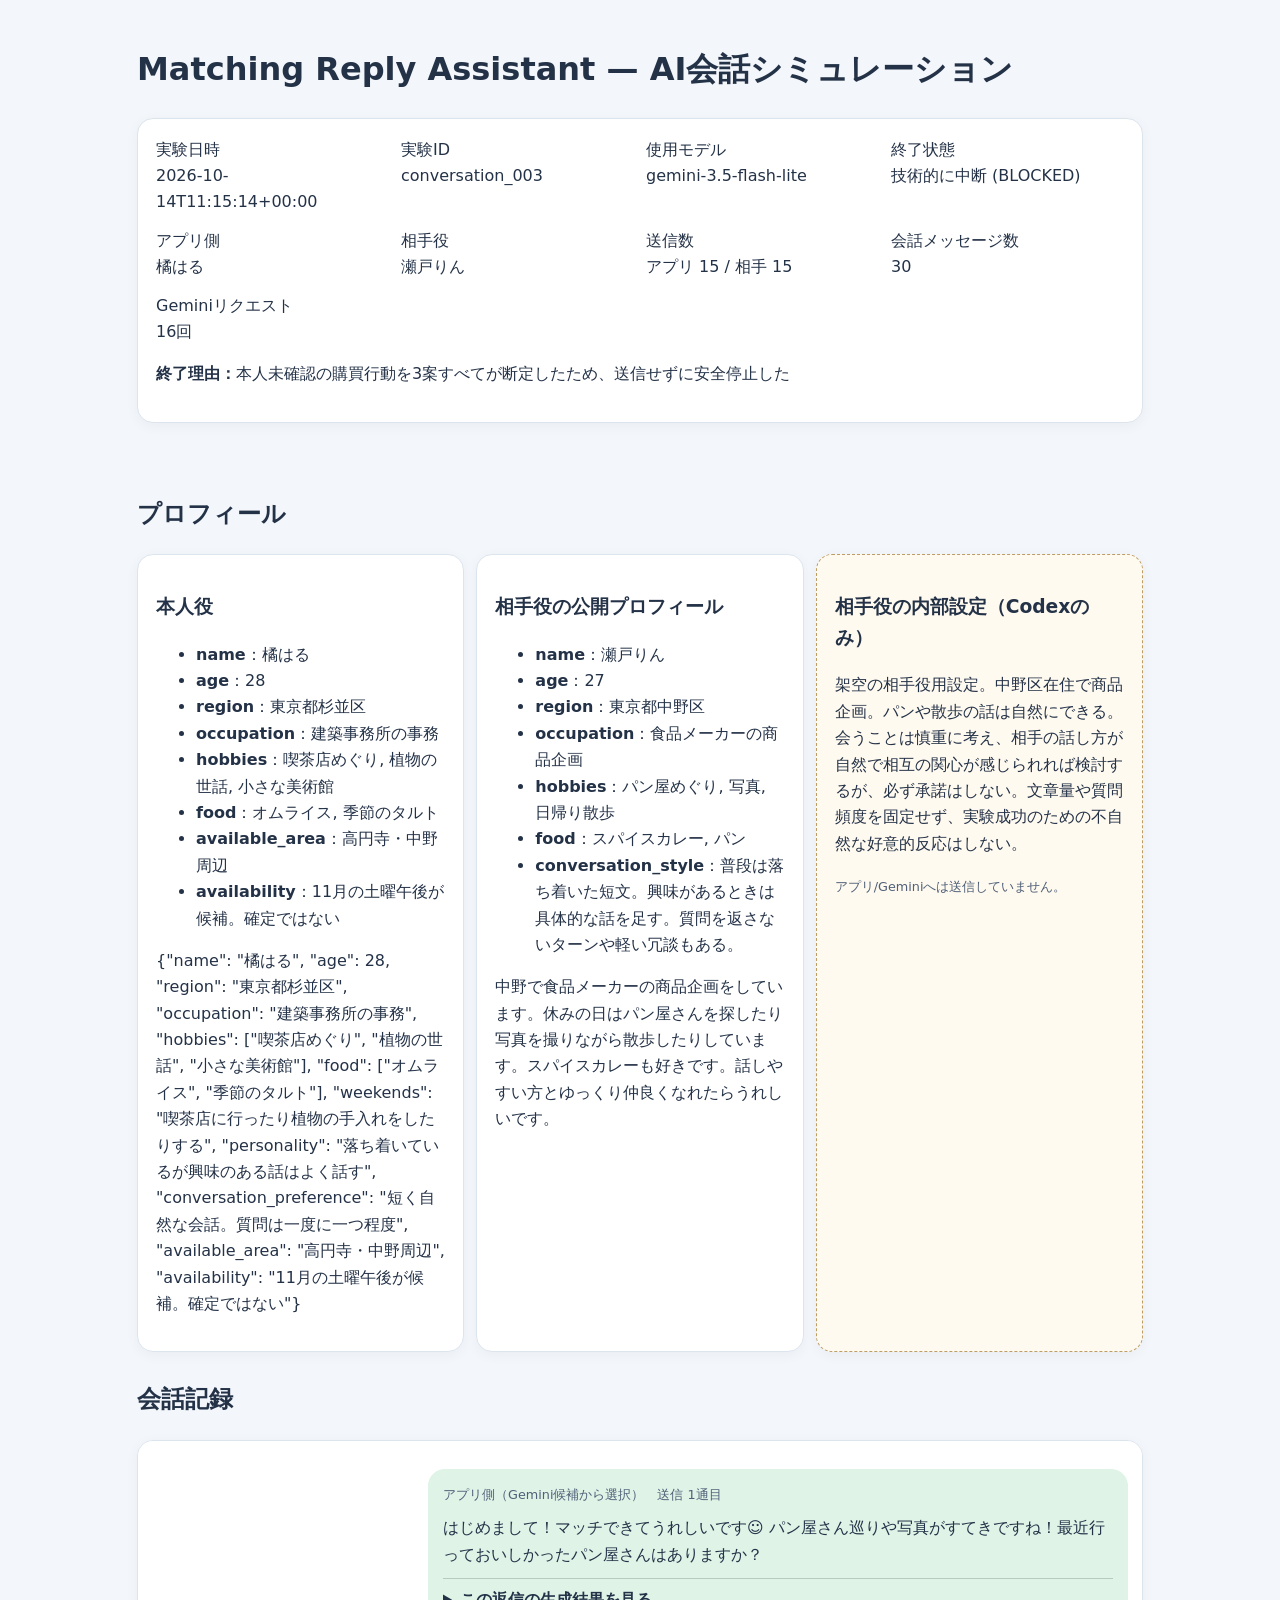
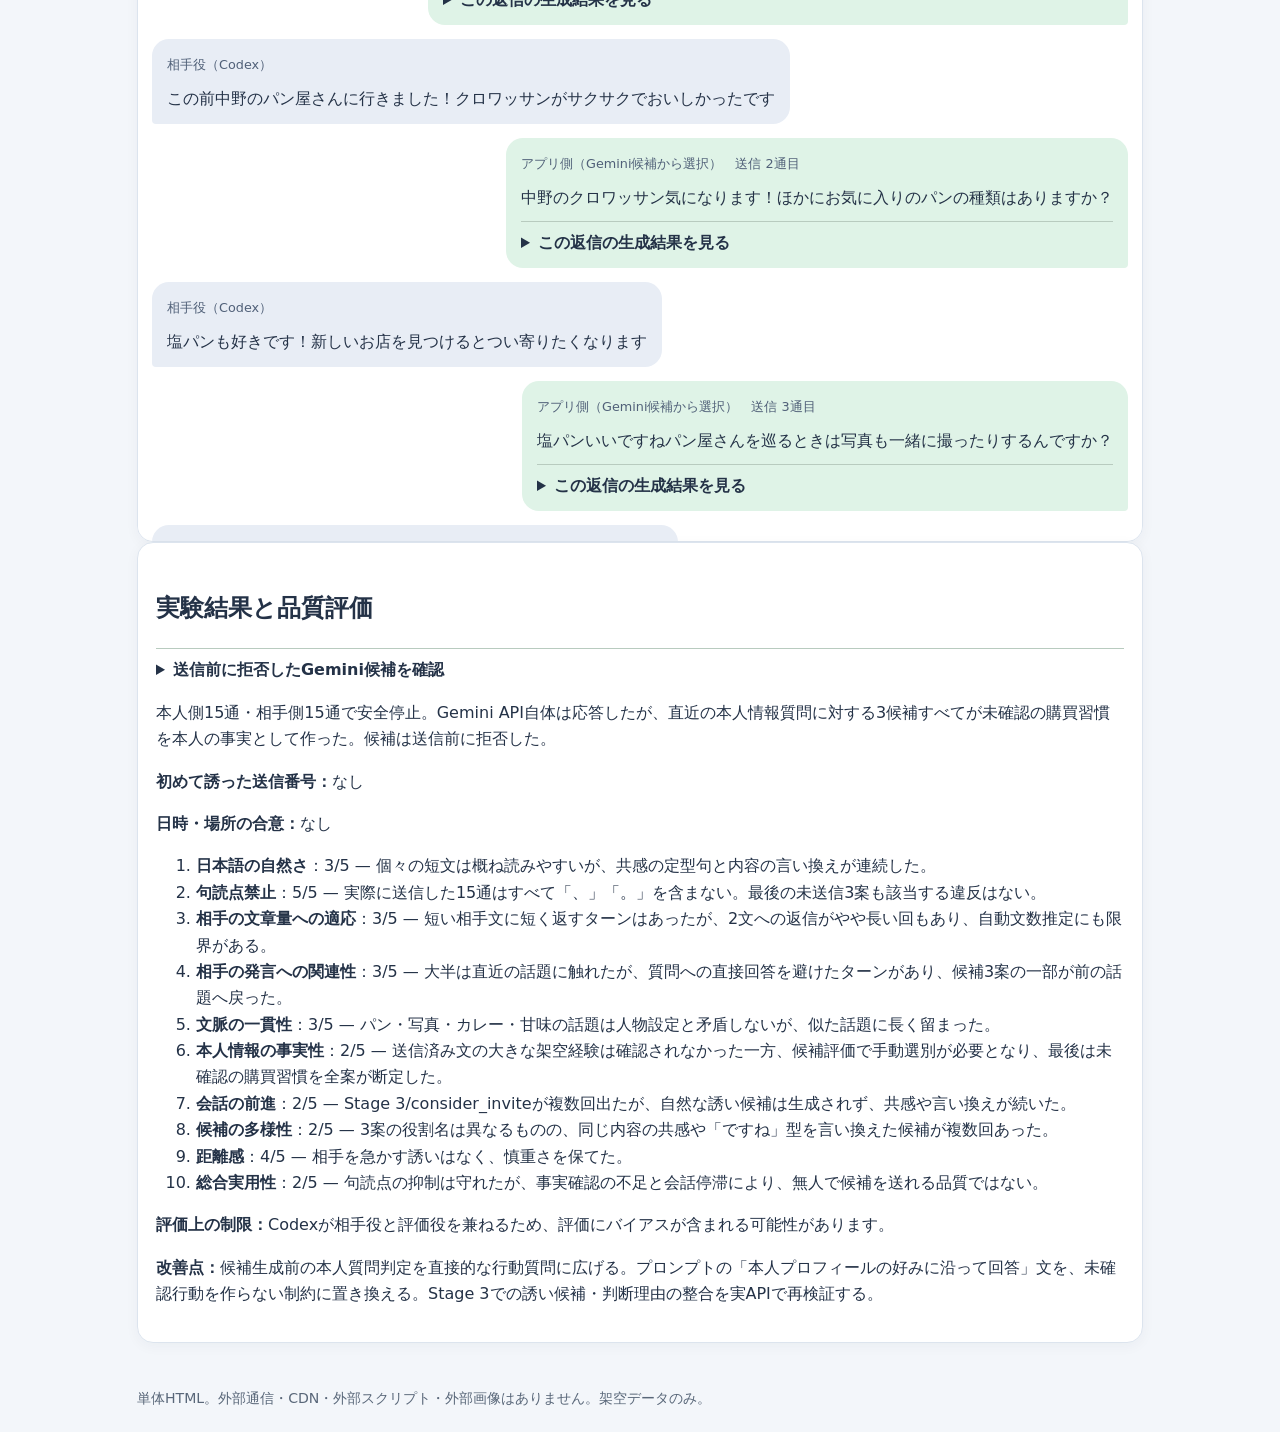
<file: docs/verification/simulations/conversation_003.html>
<!doctype html><html lang="ja"><head><meta charset="utf-8"><meta name="viewport" content="width=device-width,initial-scale=1"><title>Matching Reply Assistant — AI会話シミュレーション</title><style>
*{box-sizing:border-box}body{margin:0;background:#f3f6fa;color:#243247;font:16px/1.65 system-ui,"Yu Gothic",Meiryo,sans-serif}header,main,footer{max-width:1050px;margin:auto;padding:22px}h1{font-size:clamp(1.4rem,4vw,2rem)}h2{margin-top:28px}.overview,.profile,.chat,.result{background:white;border:1px solid #dce4ee;border-radius:16px;padding:18px;box-shadow:0 3px 14px #2034500b}.facts,.profiles{display:grid;grid-template-columns:repeat(auto-fit,minmax(220px,1fr));gap:12px}.private{border:1px dashed #bd9c65;background:#fffaf0}.chat{padding:14px;max-height:78vh;overflow:auto}.row{display:flex;margin:14px 0}.right{justify-content:flex-end}.left{justify-content:flex-start}.bubble{max-width:min(82%,700px);padding:12px 15px;border-radius:17px;overflow-wrap:anywhere}.bubble p{white-space:pre-wrap;margin:8px 0 0}.app{background:#dff3e7;border-bottom-right-radius:4px}.partner{background:#e8edf5;border-bottom-left-radius:4px}small{font-size:.8rem;color:#506078}.badge{color:#9b4b17}details{border-top:1px solid #b8cbbf;margin-top:10px;padding-top:8px}summary{cursor:pointer;font-weight:650}footer{color:#596779;font-size:.88rem}@media(max-width:600px){header,main,footer{padding:14px}.bubble{max-width:94%}}
</style></head><body><header><h1>Matching Reply Assistant — AI会話シミュレーション</h1><section class="overview"><div class="facts"><div>実験日時<br>2026-10-14T11:15:14+00:00</div><div>実験ID<br>conversation_003</div><div>使用モデル<br>gemini-3.5-flash-lite</div><div>終了状態<br>技術的に中断 (BLOCKED)</div><div>アプリ側<br>橘はる</div><div>相手役<br>瀬戸りん</div><div>送信数<br>アプリ 15 / 相手 15</div><div>会話メッセージ数<br>30</div><div>Geminiリクエスト<br>16回</div></div><p><b>終了理由：</b>本人未確認の購買行動を3案すべてが断定したため、送信せずに安全停止した</p></section></header><main><h2>プロフィール</h2><div class="profiles"><section class='profile '><h3>本人役</h3><ul><li><b>name</b>：橘はる</li><li><b>age</b>：28</li><li><b>region</b>：東京都杉並区</li><li><b>occupation</b>：建築事務所の事務</li><li><b>hobbies</b>：喫茶店めぐり, 植物の世話, 小さな美術館</li><li><b>food</b>：オムライス, 季節のタルト</li><li><b>available_area</b>：高円寺・中野周辺</li><li><b>availability</b>：11月の土曜午後が候補。確定ではない</li></ul><p>{&quot;name&quot;: &quot;橘はる&quot;, &quot;age&quot;: 28, &quot;region&quot;: &quot;東京都杉並区&quot;, &quot;occupation&quot;: &quot;建築事務所の事務&quot;, &quot;hobbies&quot;: [&quot;喫茶店めぐり&quot;, &quot;植物の世話&quot;, &quot;小さな美術館&quot;], &quot;food&quot;: [&quot;オムライス&quot;, &quot;季節のタルト&quot;], &quot;weekends&quot;: &quot;喫茶店に行ったり植物の手入れをしたりする&quot;, &quot;personality&quot;: &quot;落ち着いているが興味のある話はよく話す&quot;, &quot;conversation_preference&quot;: &quot;短く自然な会話。質問は一度に一つ程度&quot;, &quot;available_area&quot;: &quot;高円寺・中野周辺&quot;, &quot;availability&quot;: &quot;11月の土曜午後が候補。確定ではない&quot;}</p></section><section class='profile '><h3>相手役の公開プロフィール</h3><ul><li><b>name</b>：瀬戸りん</li><li><b>age</b>：27</li><li><b>region</b>：東京都中野区</li><li><b>occupation</b>：食品メーカーの商品企画</li><li><b>hobbies</b>：パン屋めぐり, 写真, 日帰り散歩</li><li><b>food</b>：スパイスカレー, パン</li><li><b>conversation_style</b>：普段は落ち着いた短文。興味があるときは具体的な話を足す。質問を返さないターンや軽い冗談もある。</li></ul><p>中野で食品メーカーの商品企画をしています。休みの日はパン屋さんを探したり写真を撮りながら散歩したりしています。スパイスカレーも好きです。話しやすい方とゆっくり仲良くなれたらうれしいです。</p></section><section class='profile private'><h3>相手役の内部設定（Codexのみ）</h3><ul></ul><p>架空の相手役用設定。中野区在住で商品企画。パンや散歩の話は自然にできる。会うことは慎重に考え、相手の話し方が自然で相互の関心が感じられれば検討するが、必ず承諾はしない。文章量や質問頻度を固定せず、実験成功のための不自然な好意的反応はしない。</p><small>アプリ/Geminiへは送信していません。</small></section></div><h2>会話記録</h2><section class="chat"><article class='row right'><div class='bubble app'><small>アプリ側（Gemini候補から選択）　送信 1通目　<b class='badge'></b></small><p>はじめまして！マッチできてうれしいです☺️ パン屋さん巡りや写真がすてきですね！最近行っておいしかったパン屋さんはありますか？</p><details><summary>この返信の生成結果を見る</summary><p><b>理由：</b>マッチ直後の初回メッセージとして、挨拶、好意、喜び、相手プロフィールの話題、質問の5要素をすべて含めつつ句読点を一切使用せず作成しました</p><p><b>会話方針：</b>相手のプロフィールからパン屋さんや写真、スパイスカレーの話題を自然に拾い、返しやすい質問で会話のきっかけを作ります</p><p><b>選択理由：</b>推奨候補。初回の挨拶・マッチへの喜び・公開プロフィールの話題・質問がそろい、句読点違反がなかったため。</p><p><b>モデル：</b>gemini-3.5-flash-lite / API: success</p><p><b>文体：</b>自動 / <b>方向：</b>自然に会話を広げる / <b>追加指示：</b>なし</p><p><b>会話段階：</b>Stage 1 / <b>誘い判断：</b>do_not_invite</p><p><b>判断理由：</b>マッチ直後のため誘わず、まずはプロフィールに触れた挨拶と自然な質問から会話を始めます / <b>次の行動：</b>相手からの返信を待ち、趣味や休日の過ごし方について楽しくやり取りを続ける</p><p><b>実測・推定：</b>相手 0字・推定0文 → 返信 63字・推定3文</p><p><b>句読点違反：</b>False / <b>相槌推定：</b>相槌なし/その他 / <b>候補類似度推定最大：</b>0.393</p><p><b>評価者判断：</b>ミラーリング 対象外 / 反復 好意は控えめで文体は自然。 / 事実確認 公開プロフィールに沿う</p><ol><li><b>王道・バランス型</b>：はじめまして！マッチできてうれしいです☺️ パン屋さん巡りや写真がすてきですね！最近行っておいしかったパン屋さんはありますか？</li><li><b>話題転換型</b>：はじめまして！お話しできたらと思っていました✨ スパイスカレーが好きなんですね！おすすめのお店とかってありますか？</li><li><b>シンプル型</b>：はじめまして！マッチありがとうございます😊 お休みの日はお散歩しながら写真を撮ることが多いんですか？</li></ol></details></div></article><article class='row left'><div class='bubble partner'><small>相手役（Codex）　　<b class='badge'></b></small><p>この前中野のパン屋さんに行きました！クロワッサンがサクサクでおいしかったです</p></div></article><article class='row right'><div class='bubble app'><small>アプリ側（Gemini候補から選択）　送信 2通目　<b class='badge'></b></small><p>中野のクロワッサン気になります！ほかにお気に入りのパンの種類はありますか？</p><details><summary>この返信の生成結果を見る</summary><p><b>理由：</b>相手が中野のパン屋さんとクロワッサンの話をシェアしてくれたので、その感想を伝えつつ自然に会話を続けるため</p><p><b>会話方針：</b>相手のメッセージに対する共感と感想を述べ、句読点を使わずに短く自然な口語で返信する</p><p><b>選択理由：</b>パン屋の具体的な話へつなげる質問を選択。ほかの案より相手が答えやすく、本人の未確認事実も含まなかった。</p><p><b>モデル：</b>gemini-3.5-flash-lite / API: success</p><p><b>文体：</b>自動 / <b>方向：</b>自然に会話を広げる / <b>追加指示：</b>なし</p><p><b>会話段階：</b>Stage 2 / <b>誘い判断：</b>continue_conversation</p><p><b>判断理由：</b>まだ会話が始まったばかりのため、まずはパンや散歩の話題を楽しんで距離を縮める段階 / <b>次の行動：</b>相手からの返信に合わせてパン屋さんや写真の話題を広げる</p><p><b>実測・推定：</b>相手 38字・推定1文 → 返信 37字・推定2文</p><p><b>句読点違反：</b>False / <b>相槌推定：</b>相槌なし/その他 / <b>候補類似度推定最大：</b>0.481</p><p><b>評価者判断：</b>ミラーリング よい / 反復 質問が1つ。 / 事実確認 問題なし</p><ol><li><b>おすすめ</b>：中野のパン屋さんいいですねクロワッサンサクサクなのすごく美味しそうです！</li><li><b>話題を広げる</b>：クロワッサンサクサクなの美味しそうですね！散歩しながら見つけるパン屋さんはワクワクしますね</li><li><b>少し親しみを加える</b>：中野のクロワッサン気になります！ほかにお気に入りのパンの種類はありますか？</li></ol></details></div></article><article class='row left'><div class='bubble partner'><small>相手役（Codex）　　<b class='badge'></b></small><p>塩パンも好きです！新しいお店を見つけるとつい寄りたくなります</p></div></article><article class='row right'><div class='bubble app'><small>アプリ側（Gemini候補から選択）　送信 3通目　<b class='badge'></b></small><p>塩パンいいですねパン屋さんを巡るときは写真も一緒に撮ったりするんですか？</p><details><summary>この返信の生成結果を見る</summary><p><b>理由：</b>相手の塩パンの話題に自然に共感しつつ、句読点を使わずに1〜2文の口語で返信を作成しました。</p><p><b>会話方針：</b>相手のメッセージに対する短い感想から入り、質問や会話の広げ方を少し変えた3つの案を提示します。</p><p><b>選択理由：</b>パンの話題から相手プロフィールにある写真へ自然に広げる候補を選択。</p><p><b>モデル：</b>gemini-3.5-flash-lite / API: success</p><p><b>文体：</b>自動 / <b>方向：</b>自然に会話を広げる / <b>追加指示：</b>なし</p><p><b>会話段階：</b>Stage 2 / <b>誘い判断：</b>continue_conversation</p><p><b>判断理由：</b>まだ会話が始まったばかりで趣味のパンについてのやり取りの段階であるため、誘わずに会話を続けます。 / <b>次の行動：</b>相手の趣味であるパン屋さん巡りや写真についての話題を自然に続けて距離を縮めます。</p><p><b>実測・推定：</b>相手 30字・推定1文 → 返信 36字・推定1文</p><p><b>句読点違反：</b>False / <b>相槌推定：</b>相槌なし/その他 / <b>候補類似度推定最大：</b>0.286</p><p><b>評価者判断：</b>ミラーリング よい / 反復 前ターンと違う話題だが質問が連続しがち。 / 事実確認 問題なし</p><ol><li><b>おすすめ</b>：新しいお店との出会いも楽しいですよね塩パンおいしそうです</li><li><b>話題を広げる</b>：塩パンいいですねパン屋さんを巡るときは写真も一緒に撮ったりするんですか？</li><li><b>少し親しみを加える</b>：つい寄っちゃうの分かりますおいしそうなパンを見つけると気分が上がりますよね</li></ol></details></div></article><article class='row left'><div class='bubble partner'><small>相手役（Codex）　　<b class='badge'></b></small><p>パンの写真は撮ろうと思うんですけど食べるのが先になりがちです笑</p></div></article><article class='row right'><div class='bubble app'><small>アプリ側（Gemini候補から選択）　送信 4通目　<b class='badge'></b></small><p>それだけおいしそうだとすぐ食べたくなりますよね 最近はカメラを持って出かけたりもするんですか？</p><details><summary>この返信の生成結果を見る</summary><p><b>理由：</b>相手の軽いジョークに対して共感を示しつつ、自然な会話のトーンを合わせて返信するため。</p><p><b>会話方針：</b>相手のユーモアのある返答を受け止め、否定や句読点なしの自然な口語で短く返す。会話の流れを継続させる。</p><p><b>選択理由：</b>直前の「食べるのが先」という話に直接答えつつ、相手が公開プロフィールで触れた写真の話を一つ尋ねて会話を広げるため。</p><p><b>モデル：</b>gemini-3.5-flash-lite / API: success</p><p><b>文体：</b>自動 / <b>方向：</b>自然に会話を広げる / <b>追加指示：</b>なし</p><p><b>会話段階：</b>Stage 2 / <b>誘い判断：</b>continue_conversation</p><p><b>判断理由：</b>まだ挨拶と趣味の話題の往復段階であり、もう少し会話を続けるのが自然なため。 / <b>次の行動：</b>パン屋巡りや散歩の話題を続け、共通の話題や雰囲気を楽しむ。</p><p><b>実測・推定：</b>相手 31字・推定1文 → 返信 47字・推定1文</p><p><b>句読点違反：</b>False / <b>相槌推定：</b>相槌なし/その他 / <b>候補類似度推定最大：</b>0.324</p><p><b>評価者判断：</b>ミラーリング やや長め / 反復 共感表現が「ですよね」型。 / 事実確認 本人の体験の主張なし</p><ol><li><b>おすすめの返信</b>：食べるのが先になっちゃうのわかります笑 スマホを構える前に食べたくなりますよね</li><li><b>会話を広げる案</b>：それだけおいしそうだとすぐ食べたくなりますよね 最近はカメラを持って出かけたりもするんですか？</li><li><b>親しみを加える案</b>：すごくわかります笑 焼きたての誘惑にはなかなか勝てないですよね</li></ol></details></div></article><article class='row left'><div class='bubble partner'><small>相手役（Codex）　　<b class='badge'></b></small><p>普段はスマホです！散歩の途中で見つけた路地やお店を撮ることが多いです</p></div></article><article class='row right'><div class='bubble app'><small>アプリ側（Gemini候補から選択）　送信 5通目　<b class='badge'></b></small><p>スマホだと気軽に撮れていいですよね中野のあたりでお気に入りの散歩コースはあったりしますか</p><details><summary>この返信の生成結果を見る</summary><p><b>理由：</b>相手のスマホ撮影の話題に自然に共感しつつ、散歩のシチュエーションに焦点を当てて会話を広げました。</p><p><b>会話方針：</b>相手の短いメッセージのテンポに合わせ、句読点を使わずに自然な口語で返信を作成しています。</p><p><b>選択理由：</b>本人の経験を作らず、相手の公開プロフィールにある中野と散歩に関する質問を選択。</p><p><b>モデル：</b>gemini-3.5-flash-lite / API: success</p><p><b>文体：</b>自動 / <b>方向：</b>自然に会話を広げる / <b>追加指示：</b>なし</p><p><b>会話段階：</b>Stage 2 / <b>誘い判断：</b>continue_conversation</p><p><b>判断理由：</b>まだお互いの趣味や日常の話題を楽しんでいる段階のため、もう少し会話を続けます。 / <b>次の行動：</b>相手の散歩や写真の話題に寄り添い、自然なやり取りを重ねます。</p><p><b>実測・推定：</b>相手 34字・推定1文 → 返信 44字・推定1文</p><p><b>句読点違反：</b>False / <b>相槌推定：</b>相槌なし/その他 / <b>候補類似度推定最大：</b>0.418</p><p><b>評価者判断：</b>ミラーリング 相手長さ相当 / 反復 話題展開は適切。 / 事実確認 地名は相手の公開プロフィールにある</p><ol><li><b>素直で自然な返答</b>：スマホでサクッと撮るのもいいですよね散歩中の路地裏ってふと素敵な景色があったりして楽しそうです</li><li><b>別の話題に広げる案</b>：スマホだと気軽に撮れていいですよね中野のあたりでお気に入りの散歩コースはあったりしますか</li><li><b>少し親しみを加えた案</b>：食べるのが先になっちゃうのわかります美味しそうなパンを目の前にしたら我慢できないですよね</li></ol></details></div></article><article class='row left'><div class='bubble partner'><small>相手役（Codex）　　<b class='badge'></b></small><p>中野の北側をふらっと歩くのが好きです！小さい公園と個人のお店があってのんびりできます</p></div></article><article class='row right'><div class='bubble app'><small>アプリ側（Gemini候補から選択）　送信 6通目　<b class='badge'></b></small><p>小さいお店があるとついつい寄り道したくなりますよね</p><details><summary>この返信の生成結果を見る</summary><p><b>理由：</b>相手の散歩の話題に自然に共感し、句読点を使わずに短く返信を作成したため。</p><p><b>会話方針：</b>相手のメッセージのトーンや長さ（約40文字）に合わせ、句読点なしの自然な1〜2文で構成し、質問を重ねず感想を伝えます。</p><p><b>選択理由：</b>相手の短めの発言に合わせた短い候補を選択。内容は共感中心で、会話の進展が弱い点は課題。</p><p><b>モデル：</b>gemini-3.5-flash-lite / API: success</p><p><b>文体：</b>自動 / <b>方向：</b>自然に会話を広げる / <b>追加指示：</b>なし</p><p><b>会話段階：</b>Stage 2 / <b>誘い判断：</b>continue_conversation</p><p><b>判断理由：</b>まだお互いの趣味や好きな場所について楽しく会話を続けている段階のため。 / <b>次の行動：</b>相手の散歩の話題や雰囲気に合わせた感想を返し、自然な会話を続けます。</p><p><b>実測・推定：</b>相手 42字・推定1文 → 返信 25字・推定1文</p><p><b>句読点違反：</b>False / <b>相槌推定：</b>相槌なし/その他 / <b>候補類似度推定最大：</b>0.423</p><p><b>評価者判断：</b>ミラーリング 短く適切 / 反復 共感のみで停滞気味。 / 事実確認 問題なし</p><ol><li><b>おすすめ候補</b>：中野の北側はのんびり歩くのにぴったりな場所ですよね</li><li><b>話題を広げる候補</b>：小さいお店があるとついつい寄り道したくなりますよね</li><li><b>少し親しみを加える候補</b>：のんびり歩けるお気に入りの場所があるのすごくいいですね</li></ol></details></div></article><article class='row left'><div class='bubble partner'><small>相手役（Codex）　　<b class='badge'></b></small><p>そうなんです！小さいお店を見つけると気になります。最近は知り合いに聞いたカレー屋さんも行ってみたいなと思ってます</p></div></article><article class='row right'><div class='bubble app'><small>アプリ側（Gemini候補から選択）　送信 7通目　<b class='badge'></b></small><p>知り合いの方からの情報だと気になりますね！カレーもお好きなんですね</p><details><summary>この返信の生成結果を見る</summary><p><b>理由：</b>相手がカレー屋さんの話題を出したため、その内容に自然に共感しつつ短めの文で返信を作成しました。</p><p><b>会話方針：</b>相手の最新の発言であるカレー屋の話題に触れ、質問攻めを避けつつ自然に会話をつなぎます。</p><p><b>選択理由：</b>推奨候補。相手のプロフィールに記載されたカレーの好みを指し、本人の事実は追加しなかった。</p><p><b>モデル：</b>gemini-3.5-flash-lite / API: success</p><p><b>文体：</b>自動 / <b>方向：</b>自然に会話を広げる / <b>追加指示：</b>なし</p><p><b>会話段階：</b>Stage 2 / <b>誘い判断：</b>continue_conversation</p><p><b>判断理由：</b>まだお互いの趣味や好きなものについて楽しく会話を広げている段階のため、誘わず会話を続けます。 / <b>次の行動：</b>相手のカレーの話題を受け止めつつ、無理なく会話を継続します。</p><p><b>実測・推定：</b>相手 56字・推定1文 → 返信 33字・推定1文</p><p><b>句読点違反：</b>False / <b>相槌推定：</b>相槌なし/その他 / <b>候補類似度推定最大：</b>0.291</p><p><b>評価者判断：</b>ミラーリング 適切 / 反復 共感の定型化が始まる。 / 事実確認 相手の公開プロフィールで確認</p><ol><li><b>素直で自然な返答</b>：知り合いの方からの情報だと気になりますね！カレーもお好きなんですね</li><li><b>別の話題展開</b>：スパイスカレーは私も気になります！</li><li><b>少し親しみを加えた案</b>：おいしいカレー屋さんに出会えると嬉しいですよね</li></ol></details></div></article><article class='row left'><div class='bubble partner'><small>相手役（Codex）　　<b class='badge'></b></small><p>スパイスの香りが強いものが好きです！はるさんはカレーだと何が好きですか？</p></div></article><article class='row right'><div class='bubble app'><small>アプリ側（Gemini候補から選択）　送信 8通目　<b class='badge'></b></small><p>本格的なカレー気になります美味しそうなお店を見つけるとワクワクしますよね</p><details><summary>この返信の生成結果を見る</summary><p><b>理由：</b>相手からカレーの好みについて質問されているが本人のカレーの好みは不明のため、直接の好みを断定せず別の視点や雰囲気の話題として自然に返信を作成しました。</p><p><b>会話方針：</b>相手の質問に対して不明な自己開示を避けつつ、スパイスカレーの話題を受け止めて会話を続ける短めの返答です。</p><p><b>選択理由：</b>「カレーは詳しくない」「北口に店が多い」という裏付けのない候補を避け、自己情報を作らない非断定的な案を選択。ただし相手の質問に直接答えておらず応答性は低い。</p><p><b>モデル：</b>gemini-3.5-flash-lite / API: success</p><p><b>文体：</b>自動 / <b>方向：</b>自然に会話を広げる / <b>追加指示：</b>なし</p><p><b>会話段階：</b>Stage 2 / <b>誘い判断：</b>continue_conversation</p><p><b>判断理由：</b>まだお互いの趣味や好みの話題を楽しんでおり、自然な会話の広がりを優先する段階です。 / <b>次の行動：</b>相手のカレーや散歩の話題に合わせつつ、無理なく会話を続けます。</p><p><b>実測・推定：</b>相手 36字・推定2文 → 返信 36字・推定1文</p><p><b>句読点違反：</b>False / <b>相槌推定：</b>相槌なし/その他 / <b>候補類似度推定最大：</b>0.299</p><p><b>評価者判断：</b>ミラーリング 適切な短さ / 反復 相手の質問への回答不足。 / 事実確認 自己情報を断定しない</p><ol><li><b>自然な返答</b>：スパイスの香り良いですよね喫茶店のタルトが好きでカレーはあまり詳しくないのですがお店の雰囲気も気になります</li><li><b>話題を広げる</b>：スパイスカレーいいですね北口のあたりは美味しいお店が多そうです</li><li><b>親しみを持たせる</b>：本格的なカレー気になります美味しそうなお店を見つけるとワクワクしますよね</li></ol></details></div></article><article class='row left'><div class='bubble partner'><small>相手役（Codex）　　<b class='badge'></b></small><p>お店ごとにスパイスの香りが違うのも面白いです！私は辛すぎない方が好きです</p></div></article><article class='row right'><div class='bubble app'><small>アプリ側（Gemini候補から選択）　送信 9通目　<b class='badge'></b></small><p>辛すぎないスパイスカレーもいいですよね！お店によって全然違って楽しそうです</p><details><summary>この返信の生成結果を見る</summary><p><b>理由：</b>相手のカレーの好みに対する共感と感想を述べつつ句読点を一切使わずに自然な会話を継続した</p><p><b>会話方針：</b>相手の辛さの好みに応じつつ句読点を入れない短文でテンポよく返す</p><p><b>選択理由：</b>推奨候補。相手が辛さの好みを共有した直後の短い反応として選択。Stage 3だったが誘い候補はなく、誘い判断は不十分。</p><p><b>モデル：</b>gemini-3.5-flash-lite / API: success</p><p><b>文体：</b>自動 / <b>方向：</b>自然に会話を広げる / <b>追加指示：</b>なし</p><p><b>会話段階：</b>Stage 3 / <b>誘い判断：</b>consider_invite</p><p><b>判断理由：</b>食やお店の話題が続いており自然な流れで検討できる段階に入ってきたため / <b>次の行動：</b>相手の反応を見つつ無理のない範囲でカフェや飲食の話題を深める</p><p><b>実測・推定：</b>相手 36字・推定1文 → 返信 37字・推定1文</p><p><b>句読点違反：</b>False / <b>相槌推定：</b>相槌なし/その他 / <b>候補類似度推定最大：</b>0.464</p><p><b>評価者判断：</b>ミラーリング 適切 / 反復 Stage 3/consider_inviteなのに誘い候補なし。 / 事実確認 問題なし</p><ol><li><b>おすすめ</b>：辛すぎないスパイスカレーもいいですよね！お店によって全然違って楽しそうです</li><li><b>別角度の話題</b>：スパイスの香りだけでも食欲そそられますよね！辛すぎないお店だと入りやすそうです</li><li><b>少し親しみを持たせる案</b>：辛すぎないのいいですね！おいしいお店を見つけたらぜひ行ってみたいです</li></ol></details></div></article><article class='row left'><div class='bubble partner'><small>相手役（Codex）　　<b class='badge'></b></small><p>そうなんです！辛さより香りや具の組み合わせを楽しめるところが好きです。カレー以外だと甘いものもよく食べます</p></div></article><article class='row right'><div class='bubble app'><small>アプリ側（Gemini候補から選択）　送信 10通目　<b class='badge'></b></small><p>甘いものいいですねお気に入りのカフェやお店はあったりするんですか</p><details><summary>この返信の生成結果を見る</summary><p><b>理由：</b>相手の甘いものの話題に自然に触れつつ、プロフィールにあるタルトや喫茶店の好みに絡めた返信にしました。</p><p><b>会話方針：</b>相手のメッセージにある甘いものの話題を受け止め、句読点を使わずに自然な口語で返しています。質問を控えめにして会話を広げる方向で統一しました。</p><p><b>選択理由：</b>甘いものの話から相手のカフェ情報へ進む候補を選択。本人の経験や好みを未確認のまま追加しない。</p><p><b>モデル：</b>gemini-3.5-flash-lite / API: success</p><p><b>文体：</b>自動 / <b>方向：</b>自然に会話を広げる / <b>追加指示：</b>なし</p><p><b>会話段階：</b>Stage 3 / <b>誘い判断：</b>continue_conversation</p><p><b>判断理由：</b>まだカレーや甘いものの話題で楽しく会話が続いているため、もう少し会話を深めてから誘う時期を検討します。 / <b>次の行動：</b>相手の甘いものの好みに合わせた話題で自然にやり取りを続けます。</p><p><b>実測・推定：</b>相手 53字・推定1文 → 返信 32字・推定1文</p><p><b>句読点違反：</b>False / <b>相槌推定：</b>相槌なし/その他 / <b>候補類似度推定最大：</b>0.424</p><p><b>評価者判断：</b>ミラーリング 適切 / 反復 質問は自然。誘い判断はcontinue。 / 事実確認 本人事実なし</p><ol><li><b>おすすめ候補</b>：甘いものも美味しそうですよね季節のタルトとかもつい食べたくなります</li><li><b>別展開の候補</b>：甘いものいいですねお気に入りのカフェやお店はあったりするんですか</li><li><b>親しみのある候補</b>：甘いものもいいですね美味しいケーキ屋さんを見つけると嬉しくなります</li></ol></details></div></article><article class='row left'><div class='bubble partner'><small>相手役（Codex）　　<b class='badge'></b></small><p>中野の小さな喫茶店で食べた固めプリンがおいしかったです！はるさんは甘いものだと何が好きですか？</p></div></article><article class='row right'><div class='bubble app'><small>アプリ側（Gemini候補から選択）　送信 11通目　<b class='badge'></b></small><p>固めプリンのおいしい喫茶店すてきですね甘いものだと季節のフルーツを使ったタルトも気になります</p><details><summary>この返信の生成結果を見る</summary><p><b>理由：</b>相手の固めプリンの話題を受け止めつつ自身の喫茶店好きを自然に返し、句読点を使わず短くまとめた</p><p><b>会話方針：</b>相手の質問には直接答えず自分のプロフィール facts にある喫茶店めぐりの話題へつなげ、質問攻めを避けて自然に会話を広げる</p><p><b>選択理由：</b>「喫茶店へよく行く」という未確認の経験を含む案を避け、プロフィールにある季節のタルトへ触れた案を選択。果物タルトという細部はプロフィールにないため、本人の明示的な好みとして扱わない。</p><p><b>モデル：</b>gemini-3.5-flash-lite / API: success</p><p><b>文体：</b>自動 / <b>方向：</b>自然に会話を広げる / <b>追加指示：</b>なし</p><p><b>会話段階：</b>Stage 3 / <b>誘い判断：</b>consider_invite</p><p><b>判断理由：</b>お互いの趣味や好きなものの話題が広がっており良好なやり取りが続いているため、次の段階での誘いを視野に入れつつ今回は自然な感想と共感を優先する / <b>次の行動：</b>相手の反応や食や喫茶店の話題の盛り上がりを見て軽いお茶の誘いを検討する</p><p><b>実測・推定：</b>相手 47字・推定2文 → 返信 46字・推定1文</p><p><b>句読点違反：</b>False / <b>相槌推定：</b>相槌なし/その他 / <b>候補類似度推定最大：</b>0.447</p><p><b>評価者判断：</b>ミラーリング 適切 / 反復 「ですね」型が反復。 / 事実確認 季節のタルトは確認済み。果物という細部は未確認</p><ol><li><b>素直で自然な返答</b>：固めプリンいいですね喫茶店のレトロな雰囲気が好きで私もよく行くので気になります</li><li><b>別の話題に広げる案</b>：固めプリンのおいしい喫茶店すてきですね甘いものだと季節のフルーツを使ったタルトも気になります</li><li><b>少し親しみを加えた案</b>：固めプリンの喫茶店気になります甘いもの巡りも楽しそうですね</li></ol></details></div></article><article class='row left'><div class='bubble partner'><small>相手役（Codex）　　<b class='badge'></b></small><p>季節のタルトいいですね！私は栗やさつまいものケーキも好きです</p></div></article><article class='row right'><div class='bubble app'><small>アプリ側（Gemini候補から選択）　送信 12通目　<b class='badge'></b></small><p>秋の味覚のスイーツはどれも気になりますね</p><details><summary>この返信の生成結果を見る</summary><p><b>理由：</b>相手の甘いものの話題に自然に共感し、句読点を使わずに1文で簡潔に返信しました。</p><p><b>会話方針：</b>相手の好みの話題に合わせつつ、自分のプロフィールfactsにある季節のタルトや甘いものへの関心を自然に織り交ぜます。</p><p><b>選択理由：</b>相手の秋の菓子の話へ短く返す案を選択。相手にない栗・さつまいもの好みを本人に付与する別案は選ばなかった。</p><p><b>モデル：</b>gemini-3.5-flash-lite / API: success</p><p><b>文体：</b>自動 / <b>方向：</b>自然に会話を広げる / <b>追加指示：</b>なし</p><p><b>会話段階：</b>Stage 3 / <b>誘い判断：</b>consider_invite</p><p><b>判断理由：</b>お互いの趣味や好きな食べ物の話が自然に広がっており、良好なペースで会話が続いています。 / <b>次の行動：</b>もう少しカフェやスイーツの話題を続けたあと、自然な流れでの誘いを検討します。</p><p><b>実測・推定：</b>相手 30字・推定1文 → 返信 20字・推定1文</p><p><b>句読点違反：</b>False / <b>相槌推定：</b>相槌なし/その他 / <b>候補類似度推定最大：</b>0.419</p><p><b>評価者判断：</b>ミラーリング 短く適切 / 反復 共感の言い換えのみ。 / 事実確認 問題なし</p><ol><li><b>おすすめの返信</b>：栗やさつまいものケーキも秋らしくておいしそうですね！</li><li><b>別の話題に広げる案</b>：秋の味覚のスイーツはどれも気になりますね</li><li><b>少し親しみを加えた案</b>：栗のケーキは食べたくなっちゃいますね</li></ol></details></div></article><article class='row left'><div class='bubble partner'><small>相手役（Codex）　　<b class='badge'></b></small><p>秋は季節限定のお菓子が多くて選ぶのが楽しいです！新作が出るとついチェックしちゃいます</p></div></article><article class='row right'><div class='bubble app'><small>アプリ側（Gemini候補から選択）　送信 13通目　<b class='badge'></b></small><p>美味しいお菓子の情報交換ができると楽しいですね！</p><details><summary>この返信の生成結果を見る</summary><p><b>理由：</b>相手の新作チェックについての発言に自然に共感し、句読点を使わずに短く返信を作成しました。</p><p><b>会話方針：</b>相手の会話の盛り上がりに合わせて共感を示しつつ、質問攻めを避けて自然なトーンを維持します。</p><p><b>選択理由：</b>相手の新作菓子の話に対し、質問を重ねない短い案を選択。情報交換への言及は会話を少し進めるが、具体的な話題の展開は弱い。</p><p><b>モデル：</b>gemini-3.5-flash-lite / API: success</p><p><b>文体：</b>自動 / <b>方向：</b>自然に会話を広げる / <b>追加指示：</b>なし</p><p><b>会話段階：</b>Stage 3 / <b>誘い判断：</b>consider_invite</p><p><b>判断理由：</b>お互いの好きな食べ物やカフェの話題で楽しくやり取りが続いていますが、まだ直接的な誘いのタイミングではないため会話を続けています。 / <b>次の行動：</b>相手の反応を見つつ、カフェやスイーツの話題をもう少し深掘りします。</p><p><b>実測・推定：</b>相手 42字・推定1文 → 返信 24字・推定1文</p><p><b>句読点違反：</b>False / <b>相槌推定：</b>相槌なし/その他 / <b>候補類似度推定最大：</b>0.273</p><p><b>評価者判断：</b>ミラーリング 短く適切 / 反復 交流の可能性は示すが誘いに進まない。 / 事実確認 現時点の意見</p><ol><li><b>素直な返答</b>：新作ってついついチェックしちゃいますよね！</li><li><b>話題を広げる</b>：パッケージや限定の文字を見ると気になっちゃいます</li><li><b>親しみを加える</b>：美味しいお菓子の情報交換ができると楽しいですね！</li></ol></details></div></article><article class='row left'><div class='bubble partner'><small>相手役（Codex）　　<b class='badge'></b></small><p>コンビニの新作も見ますけどケーキ屋さんの季節ものも気になります</p></div></article><article class='row right'><div class='bubble app'><small>アプリ側（Gemini候補から選択）　送信 14通目　<b class='badge'></b></small><p>いろんなお店の季節限定スイーツも気になりますね！</p><details><summary>この返信の生成結果を見る</summary><p><b>理由：</b>相手のコンビニとケーキ屋さんの季節ものについての発言に自然に共感し、句読点を使わず短く返しました</p><p><b>会話方針：</b>相手の最後の発言に対して相槌と季節のスイーツの話題で短く返し、会話のテンポを合わせます</p><p><b>選択理由：</b>短く句読点違反のない案を選択。自身が新作を買うという未確認行動を述べる候補は避けた。</p><p><b>モデル：</b>gemini-3.5-flash-lite / API: success</p><p><b>文体：</b>自動 / <b>方向：</b>自然に会話を広げる / <b>追加指示：</b>なし</p><p><b>会話段階：</b>Stage 3 / <b>誘い判断：</b>consider_invite</p><p><b>判断理由：</b>お互いの趣味や好きな食べ物の話で盛り上がっているため状況を見て誘いを検討できる段階ですが今回はまだ会話を続けます / <b>次の行動：</b>相手の反応を見つつ美味しいお店の話題から自然な流れを探ります</p><p><b>実測・推定：</b>相手 31字・推定1文 → 返信 24字・推定1文</p><p><b>句読点違反：</b>False / <b>相槌推定：</b>相槌なし/その他 / <b>候補類似度推定最大：</b>0.258</p><p><b>評価者判断：</b>ミラーリング 短く適切 / 反復 似た相槌と話題の反復。 / 事実確認 現時点の興味</p><ol><li><b>おすすめの返信</b>：コンビニの新作も魅力的ですよね季節限定という言葉にどうしても惹かれてしまいます</li><li><b>別の話題に広げる</b>：新作を見つけるとついつい買っちゃいますよね</li><li><b>少し親しみを加える</b>：いろんなお店の季節限定スイーツも気になりますね！</li></ol></details></div></article><article class='row left'><div class='bubble partner'><small>相手役（Codex）　　<b class='badge'></b></small><p>新作を見るとつい迷います笑</p></div></article><article class='row right'><div class='bubble app'><small>アプリ側（Gemini候補から選択）　送信 15通目　<b class='badge'></b></small><p>迷いながら選ぶ時間もいいですよね</p><details><summary>この返信の生成結果を見る</summary><p><b>理由：</b>相手の新作に対する共感のメッセージに対し、句読点を省いて自然に返信を構成しました。</p><p><b>会話方針：</b>相手の話題を受け止めつつ、短めの文で自然に会話を繋げます。</p><p><b>選択理由：</b>短く、本人の購買習慣を断定しない案を選択。後続の相手質問に対する生成では全候補が購買行動を断定したため、1案も送信せず停止した。</p><p><b>モデル：</b>gemini-3.5-flash-lite / API: success</p><p><b>文体：</b>自動 / <b>方向：</b>自然に会話を広げる / <b>追加指示：</b>なし</p><p><b>会話段階：</b>Stage 2 / <b>誘い判断：</b>continue_conversation</p><p><b>判断理由：</b>まだお互いの趣味や好みの話題を楽しんでいる段階のため、会話を継続します。 / <b>次の行動：</b>相手の反応を見ながら、自然な話題の展開を続けます。</p><p><b>実測・推定：</b>相手 13字・推定1文 → 返信 16字・推定1文</p><p><b>句読点違反：</b>False / <b>相槌推定：</b>相槌なし/その他 / <b>候補類似度推定最大：</b>0.4</p><p><b>評価者判断：</b>ミラーリング 相手より少し長め / 反復 次の生成で未確認の購買習慣が全候補に出て拒否。 / 事実確認 未確認の行動主張なし</p><ol><li><b>おすすめ候補</b>：コンビニの新作も色々あって楽しいですよね</li><li><b>別の話題に繋げる候補</b>：季節の美味しいものを探すのは楽しいですね</li><li><b>少し親しみを加えた候補</b>：迷いながら選ぶ時間もいいですよね</li></ol></details></div></article><article class='row left'><div class='bubble partner'><small>相手役（Codex）　　<b class='badge'></b></small><p>はるさんは気になる新作を見つけたらすぐ買うタイプですか？</p></div></article></section><section class="result"><h2>実験結果と品質評価</h2><details><summary>送信前に拒否したGemini候補を確認</summary><p><b>拒否理由：</b>本人未確認の購買行動を3案すべてが断定したため、送信せずに安全停止した</p><p><b>モデル：</b>gemini-3.5-flash-lite / <b>API別名：</b>API1</p><p><b>会話段階：</b>Stage 2 / <b>誘い判断：</b>continue_conversation</p><ol><li><b>素直で自然な返答</b>：すごく気になりつつも少し悩んでから買うことが多いです！</li><li><b>話題を広げる案</b>：新作を見かけるとお店の前でしばらく立ち止まってしまいます！</li><li><b>少し親しみを加えた案</b>：パッケージや写真を見てついパケ買いしちゃうこともあります笑</li></ol></details><p>本人側15通・相手側15通で安全停止。Gemini API自体は応答したが、直近の本人情報質問に対する3候補すべてが未確認の購買習慣を本人の事実として作った。候補は送信前に拒否した。</p><p><b>初めて誘った送信番号：</b>なし</p><p><b>日時・場所の合意：</b>なし</p><ol><li><b>日本語の自然さ</b>：3/5 — 個々の短文は概ね読みやすいが、共感の定型句と内容の言い換えが連続した。</li><li><b>句読点禁止</b>：5/5 — 実際に送信した15通はすべて「、」「。」を含まない。最後の未送信3案も該当する違反はない。</li><li><b>相手の文章量への適応</b>：3/5 — 短い相手文に短く返すターンはあったが、2文への返信がやや長い回もあり、自動文数推定にも限界がある。</li><li><b>相手の発言への関連性</b>：3/5 — 大半は直近の話題に触れたが、質問への直接回答を避けたターンがあり、候補3案の一部が前の話題へ戻った。</li><li><b>文脈の一貫性</b>：3/5 — パン・写真・カレー・甘味の話題は人物設定と矛盾しないが、似た話題に長く留まった。</li><li><b>本人情報の事実性</b>：2/5 — 送信済み文の大きな架空経験は確認されなかった一方、候補評価で手動選別が必要となり、最後は未確認の購買習慣を全案が断定した。</li><li><b>会話の前進</b>：2/5 — Stage 3/consider_inviteが複数回出たが、自然な誘い候補は生成されず、共感や言い換えが続いた。</li><li><b>候補の多様性</b>：2/5 — 3案の役割名は異なるものの、同じ内容の共感や「ですね」型を言い換えた候補が複数回あった。</li><li><b>距離感</b>：4/5 — 相手を急かす誘いはなく、慎重さを保てた。</li><li><b>総合実用性</b>：2/5 — 句読点の抑制は守れたが、事実確認の不足と会話停滞により、無人で候補を送れる品質ではない。</li></ol><p><b>評価上の制限：</b>Codexが相手役と評価役を兼ねるため、評価にバイアスが含まれる可能性があります。</p><p><b>改善点：</b>候補生成前の本人質問判定を直接的な行動質問に広げる。プロンプトの「本人プロフィールの好みに沿って回答」文を、未確認行動を作らない制約に置き換える。Stage 3での誘い候補・判断理由の整合を実APIで再検証する。</p></section></main><footer>単体HTML。外部通信・CDN・外部スクリプト・外部画像はありません。架空データのみ。</footer></body></html>
</file>
